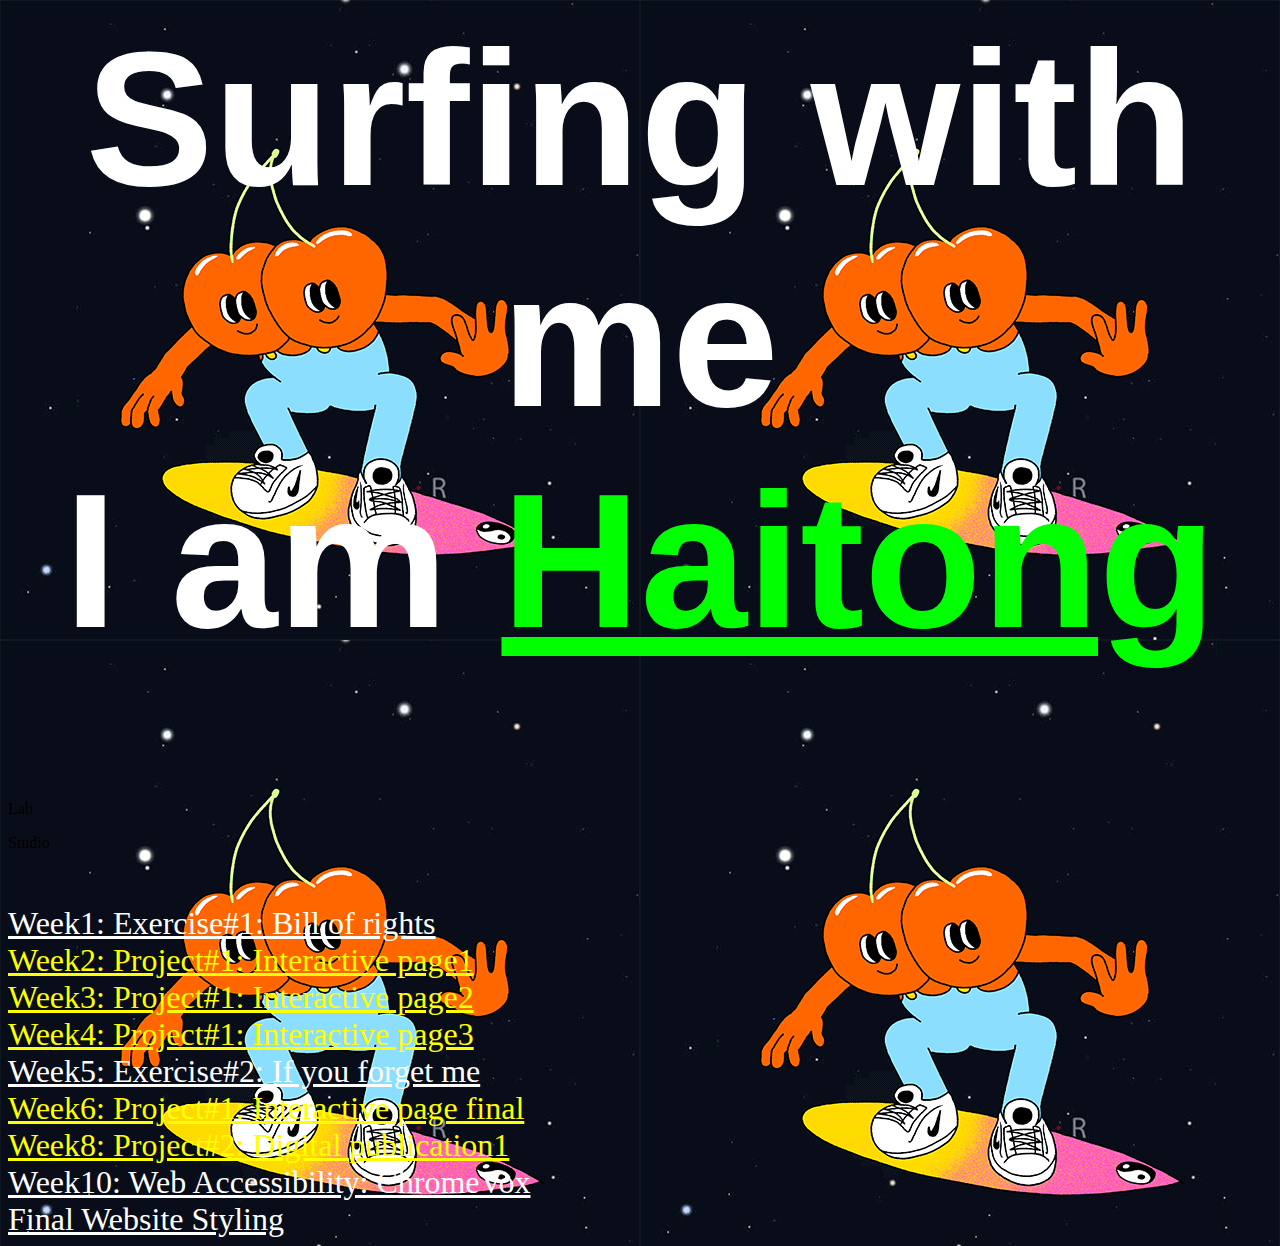
<file: index.html>
<html>
<body>
  <head>
		<meta charset="utf-8">
		<title>PUCD-2126-Haitong</title>
		<link href="index.css"rel="stylesheet">
	</head>
  <h1>Surfing with me <br/> I am <a id="haitong" href="web">Haitong<a/></h1>
  <p class="button" id="b1">Lab</p>
  <p class="button" id="b2">Studio</p>
  <a class="lab" href="bill_of_rights.html"></br>Week1: Exercise#1: Bill of rights</a>
  <a class="studio" href="week2-project-1-studio.pdf"></br>Week2: Project#1: Interactive page1</a>
  <a class="studio" href="week3-project-1-studio.pdf"></br>Week3: Project#1: Interactive page2</a>
  <a class="studio" href="interaction-project1"></br>Week4: Project#1: Interactive page3</a>
  <a class="lab" href="week4.html"></br>Week5: Exercise#2: If you forget me</a>
  <a class="studio" href="project1.html"></br>Week6: Project#1: Interactive page final</a>
  <a class="studio" href="project2.pdf"></br>Week8: Project#2: Digital publication1</a>
  <a class="lab" href="access.html"></br>Week10: Web Accessibility: ChromeVox</a>
  <a class="lab" href="final.html"></br>Final Website Styling</a>

</body>


</html>
</file>
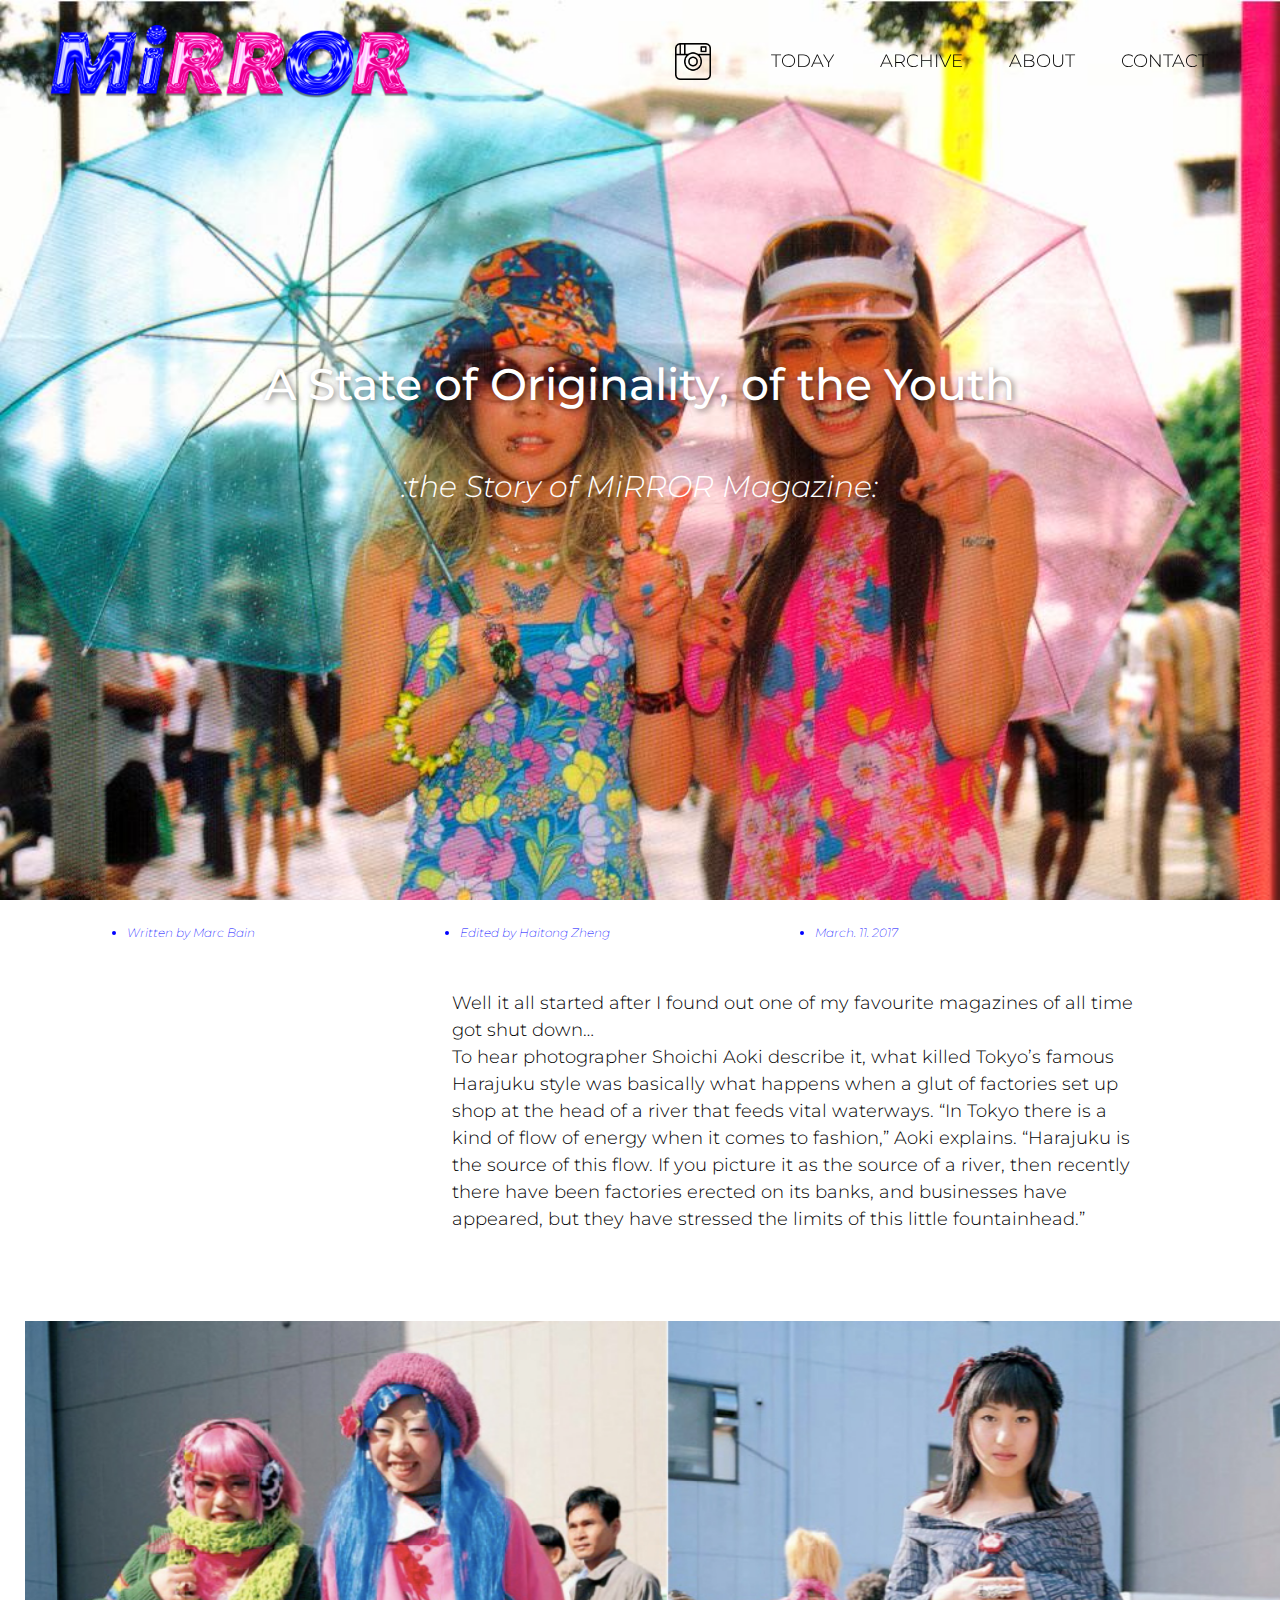
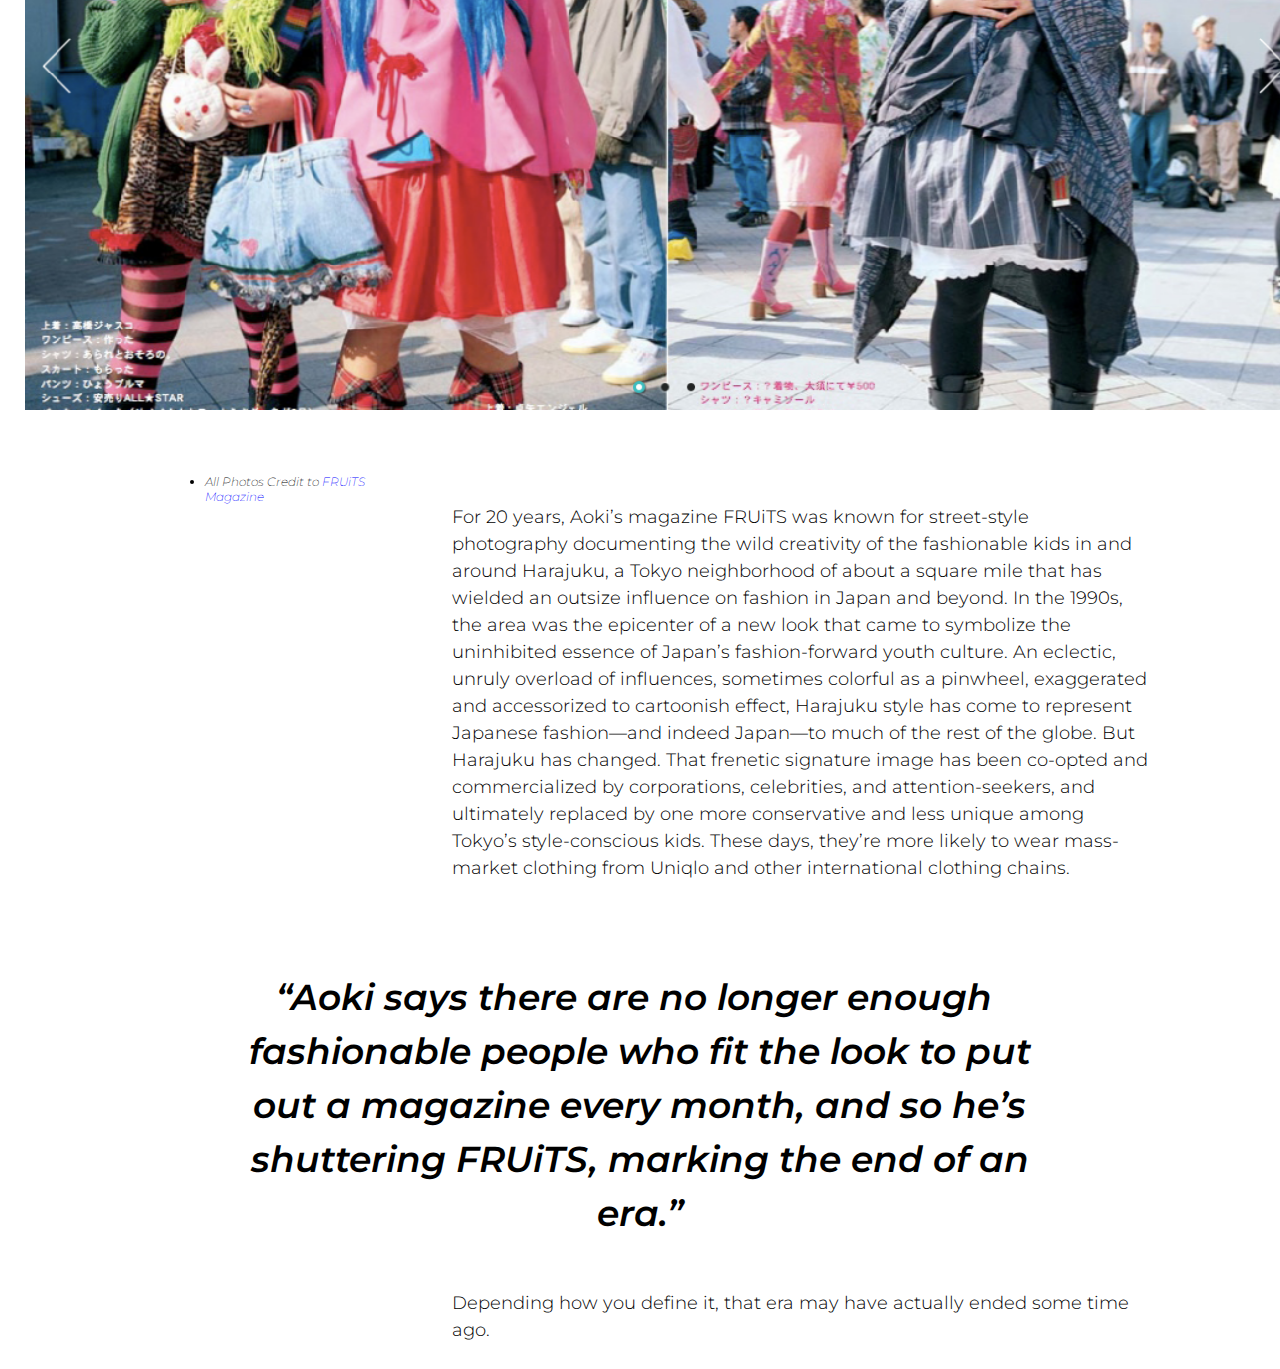
<file: mirror/index.html>
<!doctype html>
<html lang="en">
<head>
  <meta charset="utf-8">
  <script type="text/javascript" src="https://ajax.googleapis.com/ajax/libs/jquery/1.7.1/jquery.min.js"></script>
  <script type="text/javascript" src="script.js"></script>
  <link rel="stylesheet" href="style.css">
  <meta name="viewport" content="width=device-width">
<link href="https://fonts.googleapis.com/css?family=Montserrat:100,100i,200,200i,300,300i,400,400i,500,500i,600,600i,700,700i,800,800i,900,900i" rel="stylesheet">
</head>

<body>
 <div class="col-12 topbar">
    <img class="col-4" id="mirror" src="MIRROR.png"/>
    <a href="https://www.instagram.com/_mirror_magazine/">
      <img class="col-1" id="insta" alt="INSTAGRAM" src="Instagram-icon.png">
    </a>
   <div class="button col-5 col-t-1">
    <ul id="ul1">
      <li id="today" onclick="location.href='today.html';"  style="cursor:pointer;">TODAY</li>
      <li id="archive" onclick="location.href='today.html';"  style="cursor:pointer;">ARCHIVE</li>
      <li id="about" onclick="location.href='about.html';"  style="cursor:pointer;">ABOUT</li>
      <li onclick="location.href='contact.html';"  style="cursor:pointer;">CONTACT</li>
    </ul>
   </div>
 </div>

 <div class="hero col-12">
  <div class="title">
   <h1 class="col-8">A State of Originality, of the Youth</h1>
   <h2 class="col-8">:the Story of MiRROR Magazine:</h2>
  </div>
 </div>

<div class="read">
 <div class="meta col-12 col-t-1">
  <ul>
    <li id="metali1">Written by Marc Bain</li>
    <li>Edited by Haitong Zheng</li>
    <li>March. 11. 2017</li>
  </ul>
 </div>
  <!-- Go to www.addthis.com/dashboard to customize your tools -->
 <div class="addthis_inline_share_toolbox"></div>

 <div id="p1"class="text content col-7 col-t-8">
  <p>
    Well it all started after I found out one of my favourite magazines of all time got shut down…<br>
    To hear photographer Shoichi Aoki describe it, what killed Tokyo’s famous Harajuku style was basically what happens when a glut of factories set up shop at the head of a river that feeds vital waterways.
    “In Tokyo there is a kind of flow of energy when it comes to fashion,” Aoki explains. “Harajuku is the source of this flow. If you picture it as the source of a river, then recently there have been factories erected on its banks, and businesses have appeared, but they have stressed the limits of this little fountainhead.”
  </p>
 </div>

<div class="col-12 gallery">
  <!DOCTYPE html>
  <html>
  <head>
      <meta charset="utf-8">
      <meta name="viewport" content="width=device-width, initial-scale=1.0">
  </head>
  <body>
      <script src="js/jquery-1.11.3.min.js" type="text/javascript"></script>
      <script src="js/jssor.slider-23.0.0.mini.js" type="text/javascript"></script>
      <script type="text/javascript">
          jQuery(document).ready(function ($) {

              var jssor_1_SlideoTransitions = [
                [{b:5500,d:3000,o:-1,r:240,e:{r:2}}],
                [{b:-1,d:1,o:-1,c:{x:51.0,t:-51.0}},{b:0,d:1000,o:1,c:{x:-51.0,t:51.0},e:{o:7,c:{x:7,t:7}}}],
                [{b:-1,d:1,o:-1,sX:9,sY:9},{b:1000,d:1000,o:1,sX:-9,sY:-9,e:{sX:2,sY:2}}],
                [{b:-1,d:1,o:-1,r:-180,sX:9,sY:9},{b:2000,d:1000,o:1,r:180,sX:-9,sY:-9,e:{r:2,sX:2,sY:2}}],
                [{b:-1,d:1,o:-1},{b:3000,d:2000,y:180,o:1,e:{y:16}}],
                [{b:-1,d:1,o:-1,r:-150},{b:7500,d:1600,o:1,r:150,e:{r:3}}],
                [{b:10000,d:2000,x:-379,e:{x:7}}],
                [{b:10000,d:2000,x:-379,e:{x:7}}],
                [{b:-1,d:1,o:-1,r:288,sX:9,sY:9},{b:9100,d:900,x:-1400,y:-660,o:1,r:-288,sX:-9,sY:-9,e:{r:6}},{b:10000,d:1600,x:-200,o:-1,e:{x:16}}]
              ];

              var jssor_1_options = {
                $AutoPlay: 1,
                $SlideDuration: 1000,
                $SlideEasing: $Jease$.$OutQuint,
                $CaptionSliderOptions: {
                  $Class: $JssorCaptionSlideo$,
                  $Transitions: jssor_1_SlideoTransitions
                },
                $ArrowNavigatorOptions: {
                  $Class: $JssorArrowNavigator$
                },
                $BulletNavigatorOptions: {
                  $Class: $JssorBulletNavigator$
                }
              };

              var jssor_1_slider = new $JssorSlider$("jssor_1", jssor_1_options);

              /*responsive code begin*/
              /*remove responsive code if you don't want the slider scales while window resizing*/
              function ScaleSlider() {
                  var refSize = jssor_1_slider.$Elmt.parentNode.clientWidth;
                  if (refSize) {
                      refSize = Math.min(refSize, 1920);
                      jssor_1_slider.$ScaleWidth(refSize);
                  }
                  else {
                      window.setTimeout(ScaleSlider, 30);
                  }
              }
              ScaleSlider();
              $(window).bind("load", ScaleSlider);
              $(window).bind("resize", ScaleSlider);
              $(window).bind("orientationchange", ScaleSlider);
              /*responsive code end*/
          });
      </script>
      <style>
          /* jssor slider bullet navigator skin 05 css */
          /*
          .jssorb05 div           (normal)
          .jssorb05 div:hover     (normal mouseover)
          .jssorb05 .av           (active)
          .jssorb05 .av:hover     (active mouseover)
          .jssorb05 .dn           (mousedown)
          */
          .jssorb05 {
              position: absolute;
          }
          .jssorb05 div, .jssorb05 div:hover, .jssorb05 .av {
              position: absolute;
              /* size of bullet elment */
              width: 16px;
              height: 16px;
              background: url('img/b05.png') no-repeat;
              overflow: hidden;
              cursor: pointer;
          }
          .jssorb05 div { background-position: -7px -7px; }
          .jssorb05 div:hover, .jssorb05 .av:hover { background-position: -37px -7px; }
          .jssorb05 .av { background-position: -67px -7px; }
          .jssorb05 .dn, .jssorb05 .dn:hover { background-position: -97px -7px; }

          /* jssor slider arrow navigator skin 22 css */
          /*
          .jssora22l                  (normal)
          .jssora22r                  (normal)
          .jssora22l:hover            (normal mouseover)
          .jssora22r:hover            (normal mouseover)
          .jssora22l.jssora22ldn      (mousedown)
          .jssora22r.jssora22rdn      (mousedown)
          */
          .jssora22l, .jssora22r {
              display: block;
              position: absolute;
              /* size of arrow element */
              width: 40px;
              height: 58px;
              cursor: pointer;
              background: url('img/a22.png') center center no-repeat;
              overflow: hidden;
          }
          .jssora22l { background-position: -10px -31px; }
          .jssora22r { background-position: -70px -31px; }
          .jssora22l:hover { background-position: -130px -31px; }
          .jssora22r:hover { background-position: -190px -31px; }
          .jssora22l.jssora22ldn { background-position: -250px -31px; }
          .jssora22r.jssora22rdn { background-position: -310px -31px; }
      </style>
      <div id="jssor_1" style="position:relative;margin:0 auto;top:0px;left:0px;width:1300px;height:700px;overflow:hidden;visibility:hidden;">
          <!-- Loading Screen -->
          <div data-u="loading" style="position:absolute;top:0px;left:0px;background-color:rgba(0,0,0,0.7);">
              <div style="filter: alpha(opacity=70); opacity: 0.7; position: absolute; display: block; top: 0px; left: 0px; width: 100%; height: 100%;"></div>
          </div>
          <div data-u="slides" style="cursor:default;position:relative;top:0px;left:0px;width:1300px;height:700px;overflow:hidden;">
              <div>
                  <img data-u="image" src="img/insert1.jpg" />
                  <div data-u="caption" data-t="0" style="position:absolute;top:100px;left:600px;width:445px;height:300px;z-index:0;">
                  </div>
                  <div data-u="caption" data-t="5" style="position:absolute;top:120px;left:650px;width:470px;height:220px;z-index:0;">
                      <div style="position:absolute;top:4px;left:45px;width:379px;height:213px;z-index:0; overflow:hidden;">
                      </div>
                  </div>
              </div>
              <div>
                  <img data-u="image" src="img/insert2.jpg" />
              </div>
              <div>
                  <img data-u="image" src="img/insert3.jpg" />
              </div>
          </div>
          <!-- Bullet Navigator -->
          <div data-u="navigator" class="jssorb05" style="bottom:16px;right:16px;" data-autocenter="1">
              <!-- bullet navigator item prototype -->
              <div data-u="prototype" style="width:16px;height:16px;"></div>
          </div>
          <!-- Arrow Navigator -->
          <span data-u="arrowleft" class="jssora22l" style="top:0px;left:12px;width:40px;height:58px;" data-autocenter="2"></span>
          <span data-u="arrowright" class="jssora22r" style="top:0px;right:12px;width:40px;height:58px;" data-autocenter="2"></span>
      </div>
      <!-- #endregion Jssor Slider End -->
  </body>
  </html>
</div>
<div class="meta2 col-3 col-t-1">
  <ul>
    <li>All Photos Credit to <a id="fruitslink" href="https://www.instagram.com/fruitsmag/?hl=en">FRUiTS Magazine</a></li>
  </ul>
</div>
<div id="p2" class="text content col-7 col-t-8">
  <p>
    For 20 years, Aoki’s magazine FRUiTS was known for street-style photography documenting the wild creativity of the fashionable kids in and around Harajuku, a Tokyo neighborhood of about a square mile that has wielded an outsize influence on fashion in Japan and beyond.
    In the 1990s, the area was the epicenter of a new look that came to symbolize the uninhibited essence of Japan’s fashion-forward youth culture. An eclectic, unruly overload of influences, sometimes colorful as a pinwheel, exaggerated and accessorized to cartoonish effect, Harajuku style has come to represent Japanese fashion—and indeed Japan—to much of the rest of the globe.
    But Harajuku has changed. That frenetic signature image has been co-opted and commercialized by corporations, celebrities, and attention-seekers, and ultimately replaced by one more conservative and less unique among Tokyo’s style-conscious kids. These days, they’re more likely to wear mass-market clothing from Uniqlo and other international clothing chains.
  </p></div>

<blockquote class="content col-8">“Aoki says there are no longer enough fashionable people who fit the look to put out a magazine every month, and so he’s shuttering FRUiTS, marking the end of an era.”</blockquote>

<div id="p3" class="text content col-7 col-t-8">
  <p>
    Depending how you define it, that era may have actually ended some time ago.
  </p></div>
</div>
  <!-- <div class="grid-base">
              <div class="col-1"></div>
              <div class="col-1"></div>
              <div class="col-1"></div>
              <div class="col-1"></div>
              <div class="col-1"></div>
              <div class="col-1"></div>
              <div class="col-1"></div>
              <div class="col-1"></div>
              <div class="col-1"></div>
              <div class="col-1"></div>
              <div class="col-1"></div>
              <div class="col-1"></div>
          </div> -->
         <!-- Go to www.addthis.com/dashboard to customize your tools -->
         <script type="text/javascript" src="//s7.addthis.com/js/300/addthis_widget.js#pubid=ra-58dd4722e5d889fd"></script>


</body>
</html>
</file>
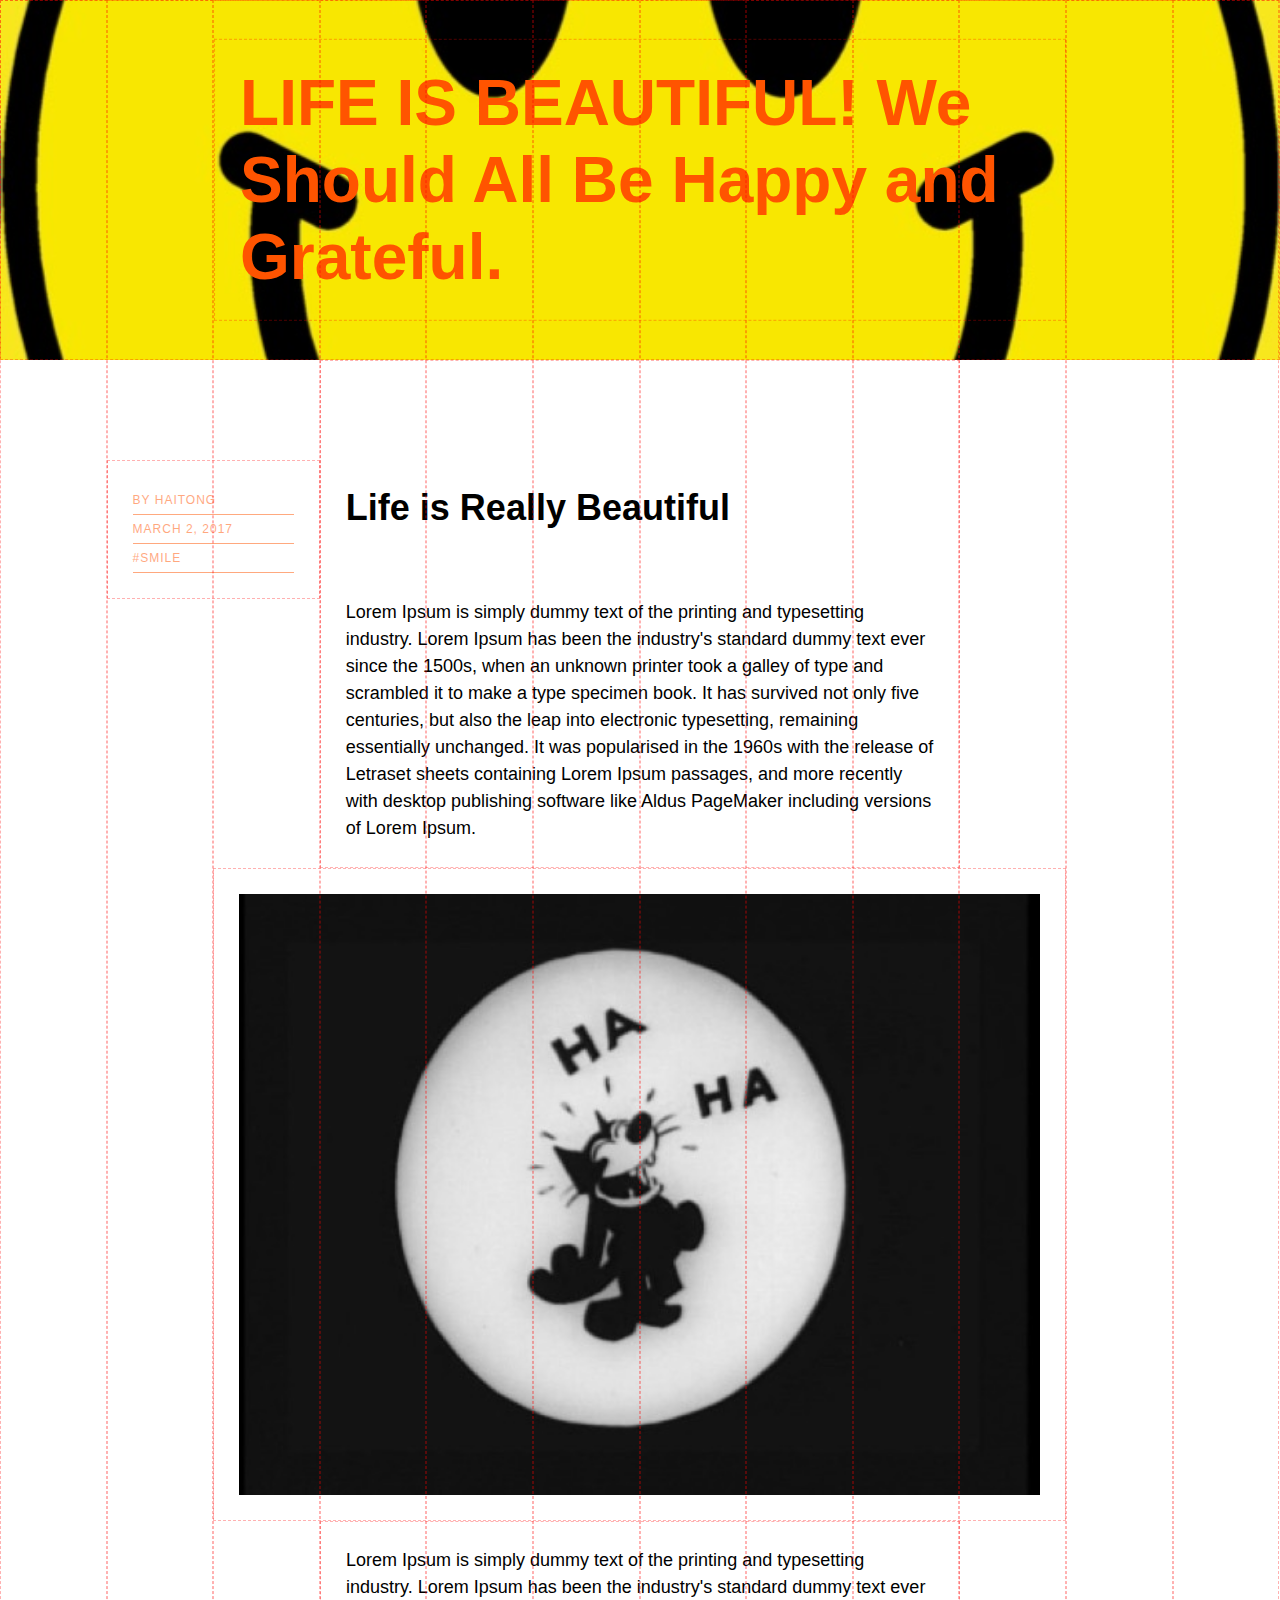
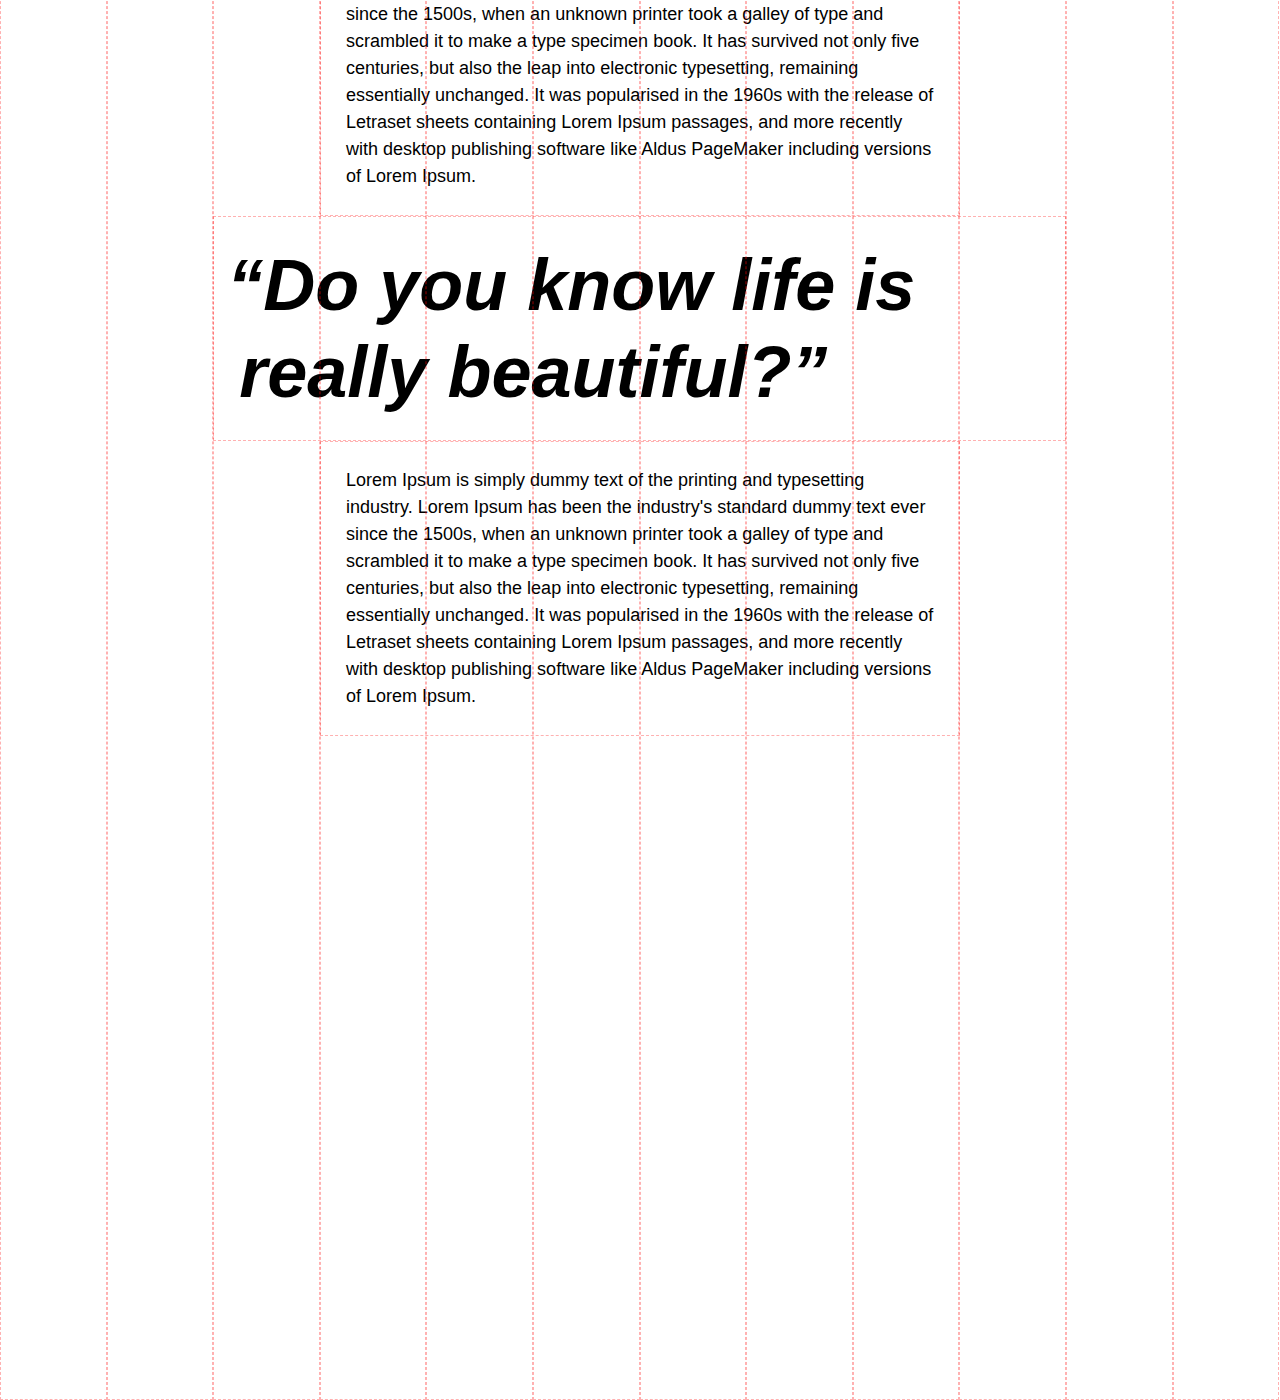
<file: responsive/index.html>
<!doctype html>
<html lang="en">
<head>
  <meta charset="utf-8">
  <link rel="stylesheet" href="style.css">
  <meta name="viewport" content="width=device-width">
  <link href="https://fonts.googleapis.com/css?family=Roboto:300,400,500,700" rel="stylesheet">
</head>
<body>
  <div class="hero col-12">
  <h1 class="col-8">
LIFE IS BEAUTIFUL! We Should All Be Happy and Grateful.
  </h1></div>
  <div class="meta col-2 col-t-3">
  <ul>
    <li>BY HAITONG</li>
    <li>MARCH 2, 2017</li>
    <li>#SMILE</li>
  </ul></div>
  <div class="content content-bump col-6 col-t-8">
  <h2>
Life is Really Beautiful
  </h2>
<p>
  Lorem Ipsum is simply dummy text of the printing and typesetting industry. Lorem Ipsum has been the industry's standard dummy text ever since the 1500s, when an unknown printer took a galley of type and scrambled it to make a type specimen book. It has survived not only five centuries, but also the leap into electronic typesetting, remaining essentially unchanged. It was popularised in the 1960s with the release of Letraset sheets containing Lorem Ipsum passages, and more recently with desktop publishing software like Aldus PageMaker including versions of Lorem Ipsum.
</p></div>
<img class="col-8 content-img"src="img/aimg-string.jpg"></div>
<div class="content col-6 col-t-8">
  <p>
    Lorem Ipsum is simply dummy text of the printing and typesetting industry. Lorem Ipsum has been the industry's standard dummy text ever since the 1500s, when an unknown printer took a galley of type and scrambled it to make a type specimen book. It has survived not only five centuries, but also the leap into electronic typesetting, remaining essentially unchanged. It was popularised in the 1960s with the release of Letraset sheets containing Lorem Ipsum passages, and more recently with desktop publishing software like Aldus PageMaker including versions of Lorem Ipsum.
</p></div>
<blockquote class="content col-8">“Do you know life is really beautiful?”</blockquote>
<div class="content col-6 col-t-8">
  <p>
    Lorem Ipsum is simply dummy text of the printing and typesetting industry. Lorem Ipsum has been the industry's standard dummy text ever since the 1500s, when an unknown printer took a galley of type and scrambled it to make a type specimen book. It has survived not only five centuries, but also the leap into electronic typesetting, remaining essentially unchanged. It was popularised in the 1960s with the release of Letraset sheets containing Lorem Ipsum passages, and more recently with desktop publishing software like Aldus PageMaker including versions of Lorem Ipsum.
</p>
  <div class="grid-base">
              <div class="col-1"></div>
              <div class="col-1"></div>
              <div class="col-1"></div>
              <div class="col-1"></div>
              <div class="col-1"></div>
              <div class="col-1"></div>
              <div class="col-1"></div>
              <div class="col-1"></div>
              <div class="col-1"></div>
              <div class="col-1"></div>
              <div class="col-1"></div>
              <div class="col-1"></div>
          </div>
</body>
</html>
</file>
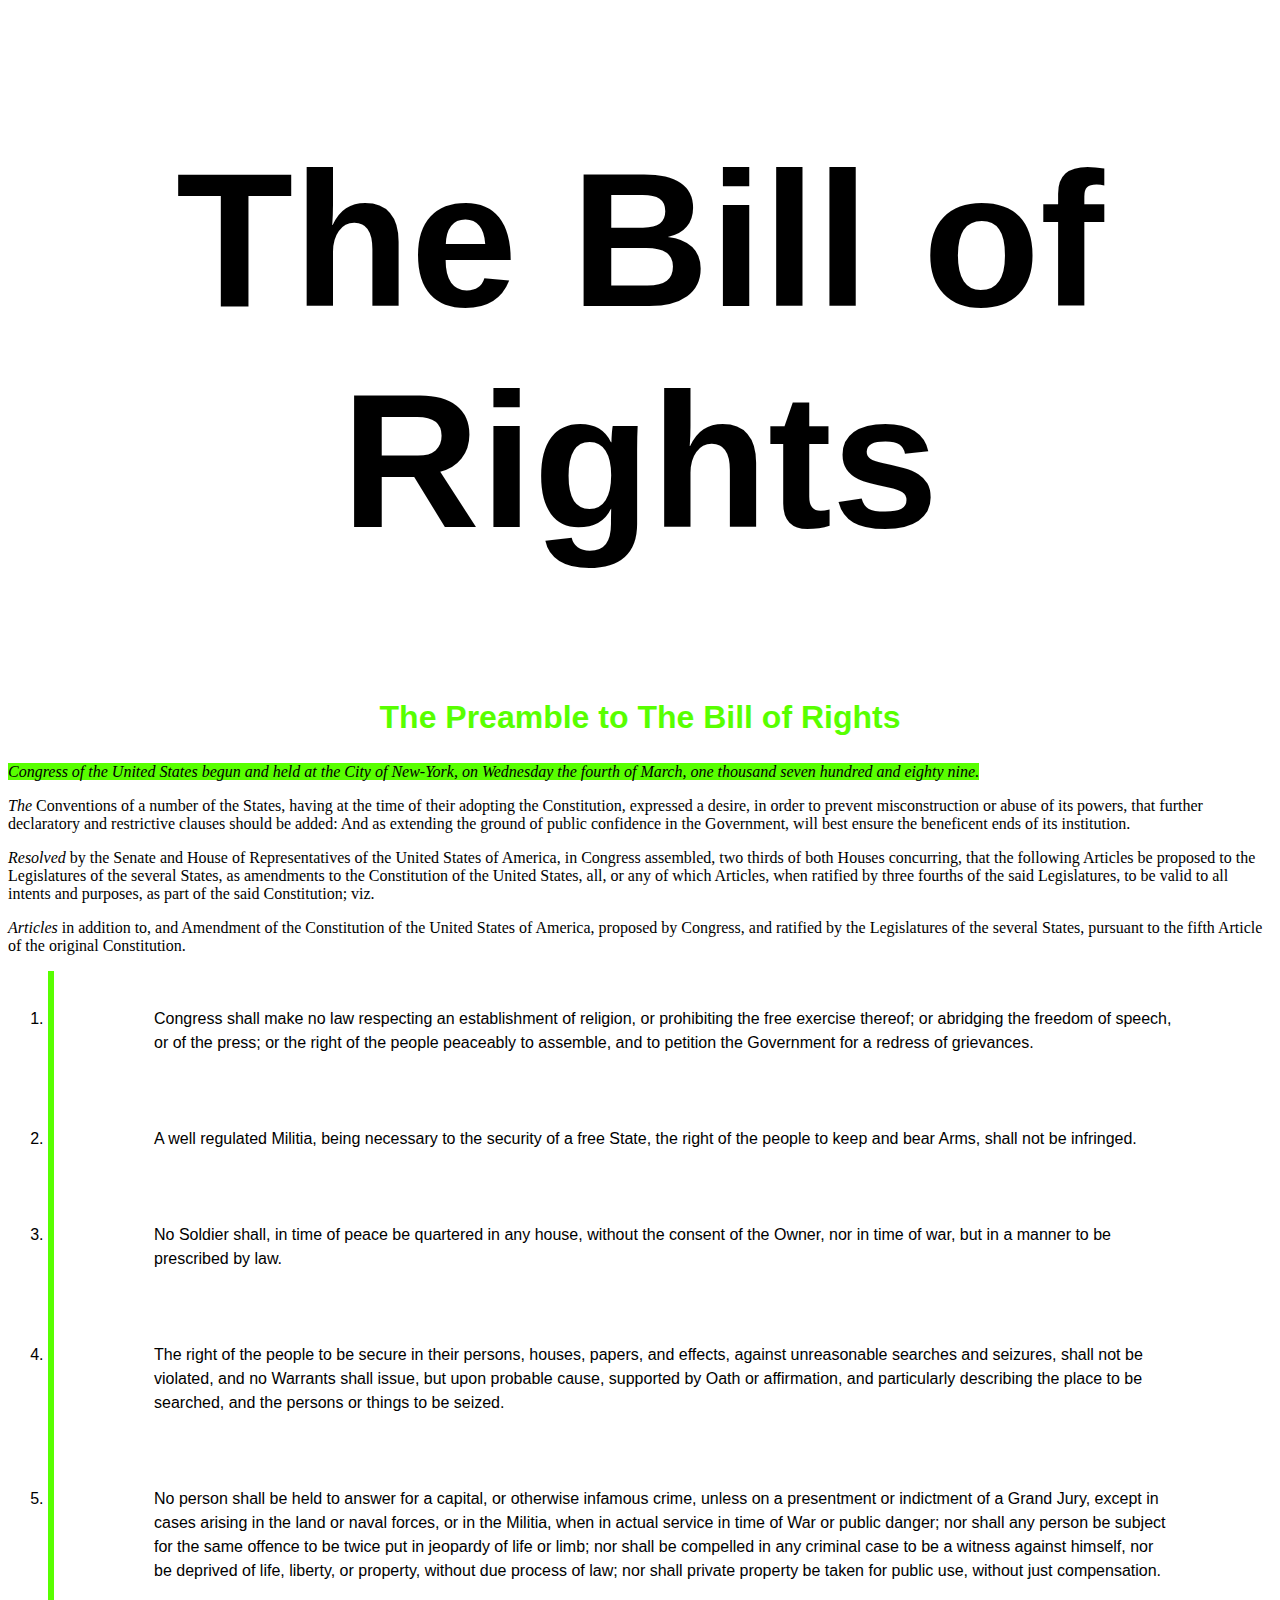
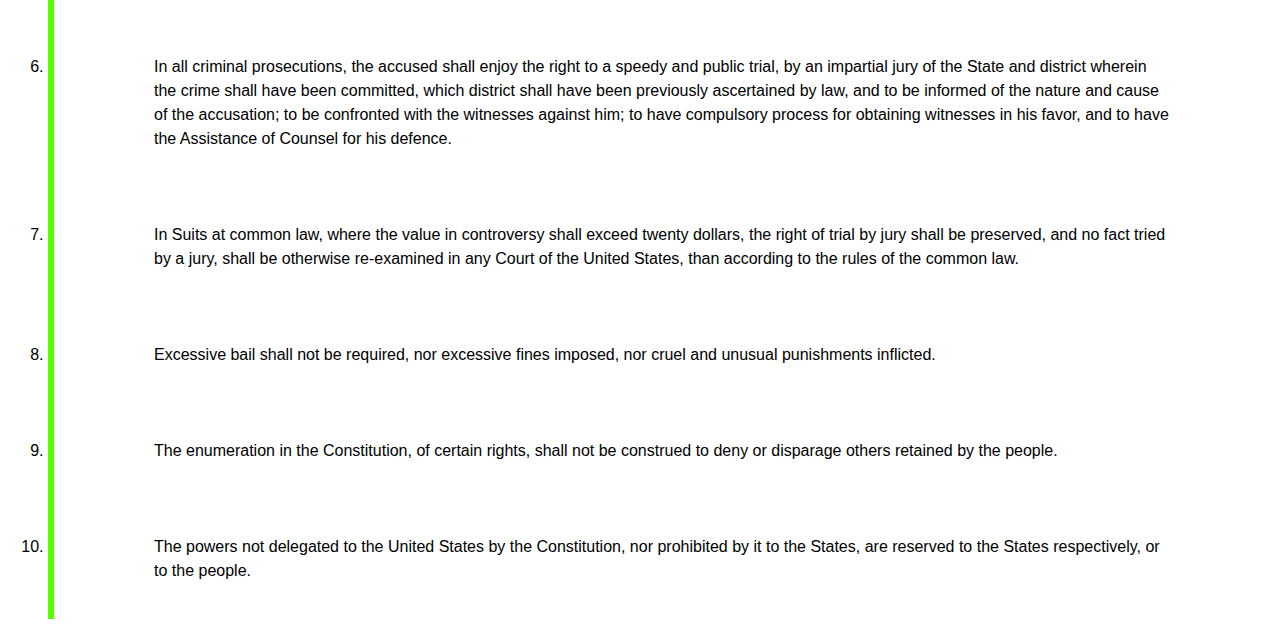
<file: bill_of_rights.html>
<!doctype html>
<html lang="en">
	<head>
		<meta charset="utf-8">
		<title>The Bill of Rights</title>
		<link rel="stylesheet" href="my_bill_of_rights.css">
	</head>
	<body>

		<article>
			<h1>The Bill of Rights</h1>

			<h2>The Preamble to The Bill of Rights</h2>

			<p><cite><em>Congress of the United States</em> begun and held at the City of New-York, on Wednesday the fourth of March, one thousand seven hundred and eighty nine.</cite></p>

			<p><em>The</em> Conventions of a number of the States, having at the time of their adopting the Constitution, expressed a desire, in order to prevent misconstruction or abuse of its powers, that further declaratory and restrictive clauses should be added: And as extending the ground of public confidence in the Government, will best ensure the beneficent ends of its institution.</p>

			<p><em>Resolved</em> by the Senate and House of Representatives of the United States of America, in Congress assembled, two thirds of both Houses concurring, that the following Articles be proposed to the Legislatures of the several States, as amendments to the Constitution of the United States, all, or any of which Articles, when ratified by three fourths of the said Legislatures, to be valid to all intents and purposes, as part of the said Constitution; viz.</p>

			<p><em>Articles</em> in addition to, and Amendment of the Constitution of the United States of America, proposed by Congress, and ratified by the Legislatures of the several States, pursuant to the fifth Article of the original Constitution.</p>

			<ol>
				<li>
					<p>Congress shall make no law respecting an establishment of religion, or prohibiting the free exercise thereof; or abridging the freedom of speech, or of the press; or the right of the people peaceably to assemble, and to petition the Government for a redress of grievances.</p>
				</li>
				<li>
					<p>A well regulated Militia, being necessary to the security of a free State, the right of the people to keep and bear Arms, shall not be infringed.</p>
				</li>
				<li>
					<p>No Soldier shall, in time of peace be quartered in any house, without the consent of the Owner, nor in time of war, but in a manner to be prescribed by law.</p>
				</li>
				<li>
					<p>The right of the people to be secure in their persons, houses, papers, and effects, against unreasonable searches and seizures, shall not be violated, and no Warrants shall issue, but upon probable cause, supported by Oath or affirmation, and particularly describing the place to be searched, and the persons or things to be seized.</p>
				</li>
				<li>
					<p>No person shall be held to answer for a capital, or otherwise infamous crime, unless on a presentment or indictment of a Grand Jury, except in cases arising in the land or naval forces, or in the Militia, when in actual service in time of War or public danger; nor shall any person be subject for the same offence to be twice put in jeopardy of life or limb; nor shall be compelled in any criminal case to be a witness against himself, nor be deprived of life, liberty, or property, without due process of law; nor shall private property be taken for public use, without just compensation.</p>
				</li>
				<li>
					<p>In all criminal prosecutions, the accused shall enjoy the right to a speedy and public trial, by an impartial jury of the State and district wherein the crime shall have been committed, which district shall have been previously ascertained by law, and to be informed of the nature and cause of the accusation; to be confronted with the witnesses against him; to have compulsory process for obtaining witnesses in his favor, and to have the Assistance of Counsel for his defence.</p>
				</li>
				<li>
					<p>In Suits at common law, where the value in controversy shall exceed twenty dollars, the right of trial by jury shall be preserved, and no fact tried by a jury, shall be otherwise re-examined in any Court of the United States, than according to the rules of the common law.</p>
				</li>
				<li>
					<p>Excessive bail shall not be required, nor excessive fines imposed, nor cruel and unusual punishments inflicted.</p>
				</li>
				<li>
					<p>The enumeration in the Constitution, of certain rights, shall not be construed to deny or disparage others retained by the people.</p>
				</li>
				<li>
					<p>The powers not delegated to the United States by the Constitution, nor prohibited by it to the States, are reserved to the States respectively, or to the people.</p>
				</li>
			</ol>
		</article>

	</body>
</html>
</file>
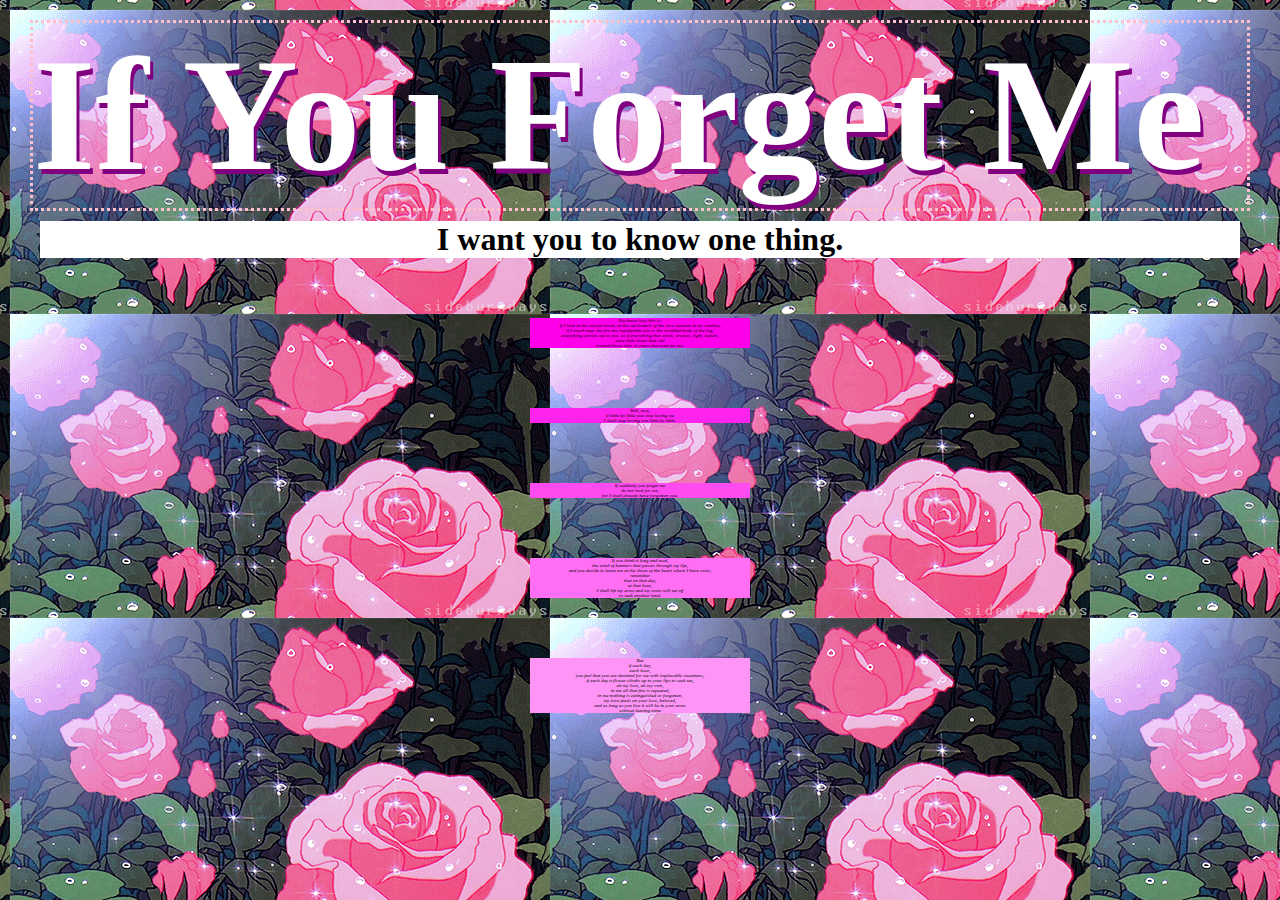
<file: lab-week4/week4.html>
<!DOCTYPE html>
<html>
    <head>
      <meta charset="utf-8">
      <meta http-equiv="X-UA-Compatible" content="IE=edge,chrome=1">
      <meta name="viewport" content="width=device-width, initial-scale=1">
      <title>If You Forget Me</title>
      <meta name="author" content="" />
      <meta name="description" content="" />
      <meta name="keywords" content="" />
      <link rel="stylesheet" href="week4.css">
    </head>

  <body>
    <h1>If You Forget Me</h1>

    <div id="container">
      <p id="first">I want you to know
one thing.</p>
      <p id="second">
      You know how this is:
      <br/>if I look
      at the crystal moon, at the red branch
      of the slow autumn at my window,
      <br/>if I touch
      near the fire
      the impalpable ash
      or the wrinkled body of the log,
      <br/>everything carries me to you,
      as if everything that exists,
      aromas, light, metals,
      <br/>were little boats
      that sail
      <br/>toward those isles of yours that wait for me.
      </p>
      <p id="third">
      Well, now,
      <br/>if little by little you stop loving me
      <br/>I shall stop loving you little by little.
      </p>
      <p id="forth">
      If suddenly
      you forget me
      <br/>do not look for me,
      <br/>for I shall already have forgotten you.
      </p>
      <p id="fifth">
      If you think it long and mad,
      <br/>the wind of banners
      that passes through my life,
      <br/>and you decide
      to leave me at the shore
      of the heart where I have roots,
      <br/>remember
      <br/>that on that day,
      <br/>at that hour,
      <br/>I shall lift my arms
      and my roots will set off
      <br/>to seek another land.</p>
      <p id="sixth">
      But
      <br/>if each day,
      <br/>each hour,
      <br/>you feel that you are destined for me
      with implacable sweetness,
      <br/>if each day a flower
      climbs up to your lips to seek me,
      <br/>ah my love, ah my own,
      <br/>in me all that fire is repeated,
      <br/>in me nothing is extinguished or forgotten,
      <br/>my love feeds on your love, beloved,
      <br/>and as long as you live it will be in your arms
      <br/>without leaving mine</p>
    </div>
  </body>
</html>
</file>
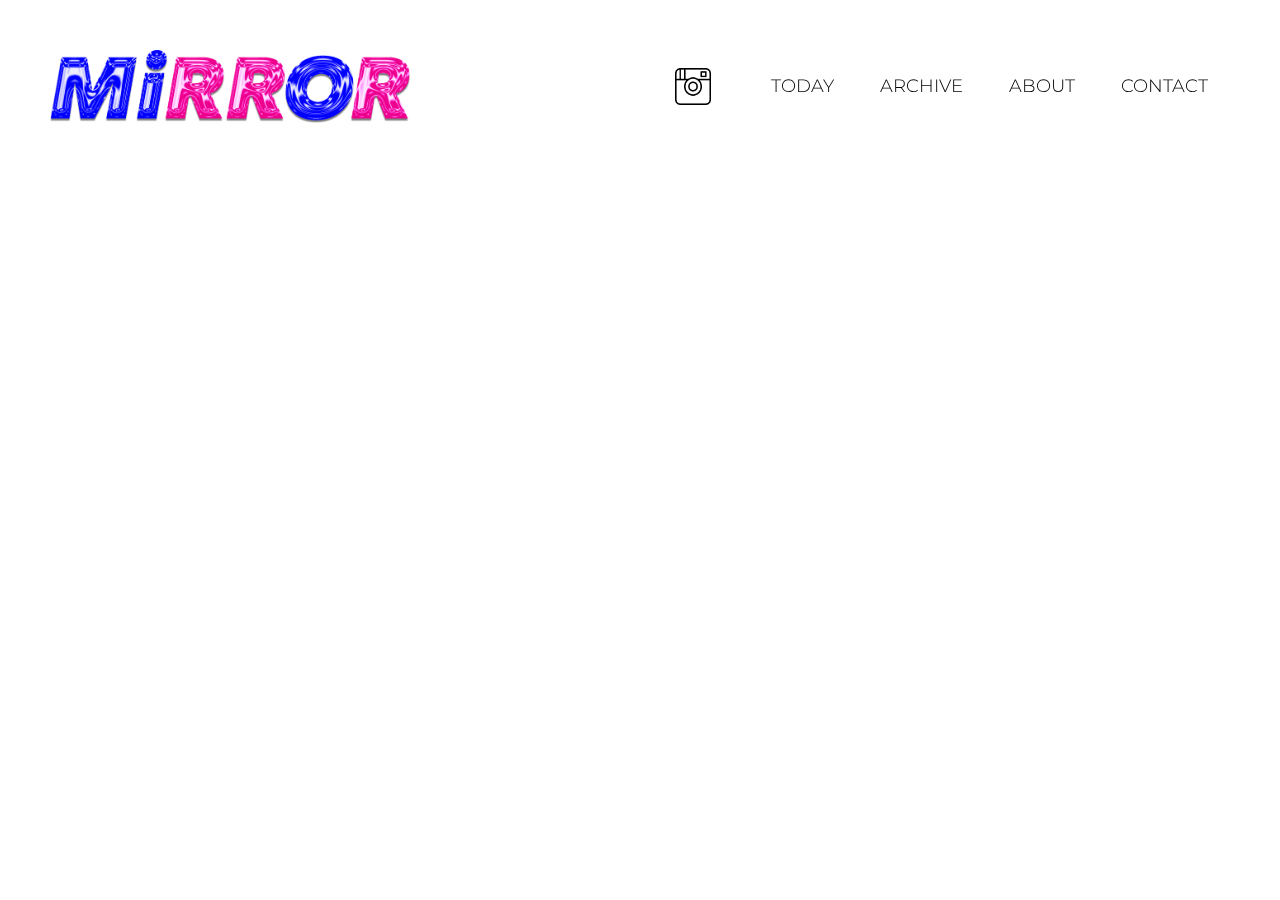
<file: mirror/archive.html>
<!doctype html>
<html lang="en">
<head>
  <meta charset="utf-8">
  <script type="text/javascript" src="https://ajax.googleapis.com/ajax/libs/jquery/1.7.1/jquery.min.js"></script>
  <script type="text/javascript" src="scriptarchive.js"></script>
  <link rel="stylesheet" href="stylearchive.css">
  <meta name="viewport" content="width=device-width">
<link href="https://fonts.googleapis.com/css?family=Montserrat:100,100i,200,200i,300,300i,400,400i,500,500i,600,600i,700,700i,800,800i,900,900i" rel="stylesheet">
</head>

<body>
 <div class="col-12 topbar">
    <img class="col-4" id="mirror" src="MIRROR.png"/>
    <a href="https://www.instagram.com/_mirror_magazine/">
      <img class="col-1" id="insta" alt="INSTAGRAM" src="Instagram-icon.png">
    </a>
   <div class="button col-5 col-t-1">
    <ul id="ul1">
      <li id="today" onclick="location.href='today.html';"  style="cursor:pointer;">TODAY</li>
      <li id="archive" onclick="location.href='archive.html';"  style="cursor:pointer;">ARCHIVE
        <ul class="ullevel1 col-1">
          <li id="lilevel1-1">Date
            <ul class="ullevel2" id="ullevel2-1">
              <li class="lilevel2" onclick="location.href='today.html';">2017/03/16</li>
              <li class="lilevel2">2017/03/15</li>
              <li class="lilevel2">2017/03/14</li>
            </ul>
            </li>
          <li id="lilevel1-2">Area
            <ul class="ullevel2" id="ullevel2-2">
              <li class="lilevel2">Shanghai</li>
              <li class="lilevel2">NYC</li>
              <li class="lilevel2">Tokyo</li>
            </ul>
         </li>
          <li class="level1">All</li>
        </ul></li>
      <li id="about" onclick="location.href='index.html';"  style="cursor:pointer;">ABOUT</li>
      <li id="contact"onclick="location.href='contact.html';"  style="cursor:pointer;">CONTACT</li>
    </ul>
   </div>
 </div>

 <!-- <div class="hero col-12">
   <div class="title col-4"><h1>CONTACT</h1></div>
   <div class="text col-4 col-t-2">
    <p>
    MiRROR US<br>
    220 Himrod St.<br>
    Brooklyn, NY<br>
    11237<br>
    +1 3479718238<br><br>
    CONTRIBUTE to MiRROR<br>
    Wanna write or shoot for MiRROR? <br>
    Email us at<br>
    <p id="p1">mirrormagzine-e@gmail.com</p>
    </p>
    <img class="headshot" src="headshot1.jpg">
    <p id="p2">Chief Editor: <a href="https://www.instagram.com/helloheyhowareyou/?hl=en">@helloheyhowareyou</a></p>
   </div> -->

<!-- <div class="meta2 col-3 col-t-1">
  <ul>
    <li>All Photos Credit to <a id="fruitslink" href="https://www.instagram.com/fruitsmag/?hl=en">FRUiTS Magazine</a></li>
  </ul> -->
</div>
  <!-- <div class="grid-base">
              <div class="col-1"></div>
              <div class="col-1"></div>
              <div class="col-1"></div>
              <div class="col-1"></div>
              <div class="col-1"></div>
              <div class="col-1"></div>
              <div class="col-1"></div>
              <div class="col-1"></div>
              <div class="col-1"></div>
              <div class="col-1"></div>
              <div class="col-1"></div>
              <div class="col-1"></div>
          </div> -->
         <!-- Go to www.addthis.com/dashboard to customize your tools -->
         <script type="text/javascript" src="//s7.addthis.com/js/300/addthis_widget.js#pubid=ra-58dd4722e5d889fd"></script>


</body>
</html>
</file>
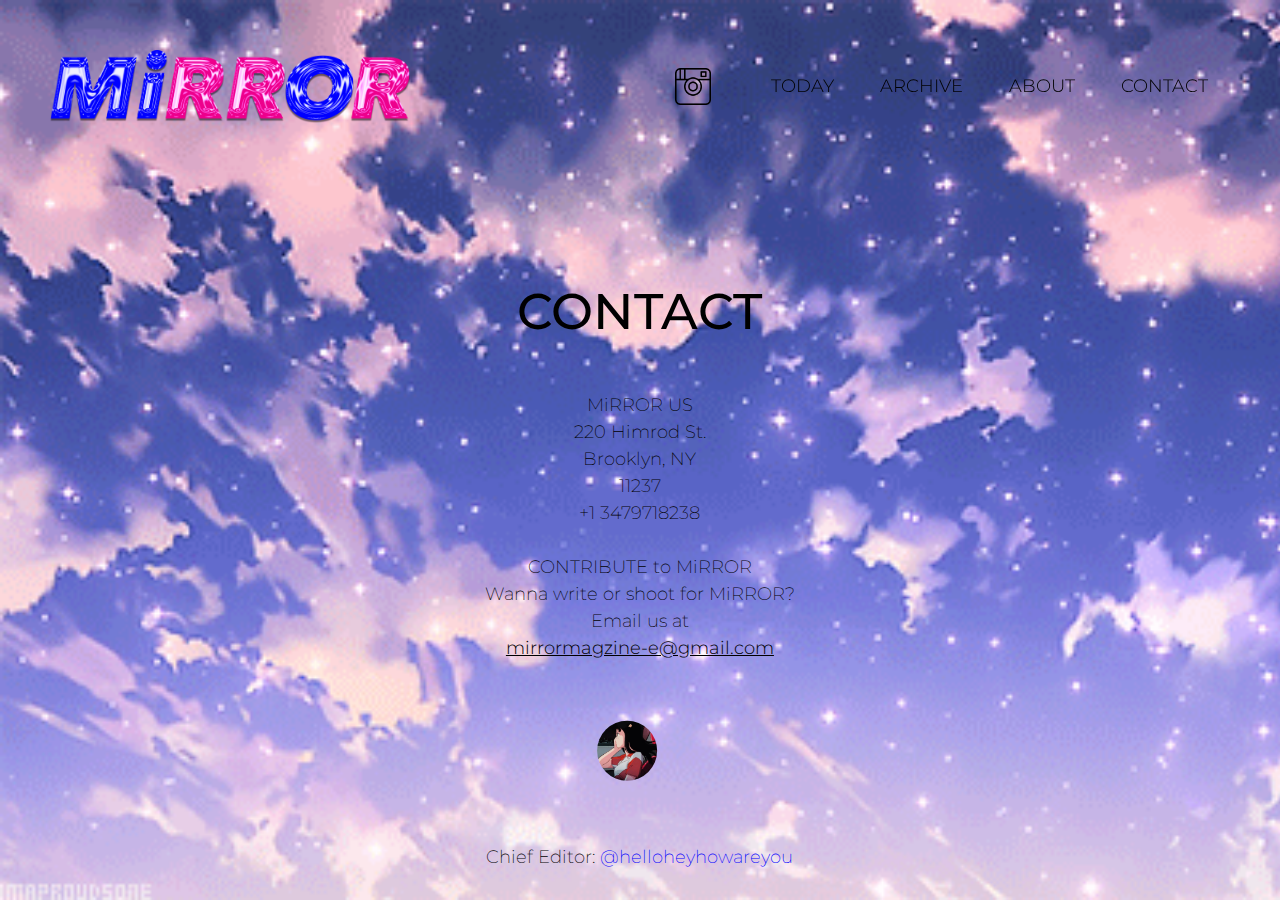
<file: mirror/contact.html>
<!doctype html>
<html lang="en">
<head>
  <meta charset="utf-8">
  <script type="text/javascript" src="https://ajax.googleapis.com/ajax/libs/jquery/1.7.1/jquery.min.js"></script>
  <script type="text/javascript" src="script3.js"></script>
  <link rel="stylesheet" href="stylecontact.css">
  <meta name="viewport" content="width=device-width">
<link href="https://fonts.googleapis.com/css?family=Montserrat:100,100i,200,200i,300,300i,400,400i,500,500i,600,600i,700,700i,800,800i,900,900i" rel="stylesheet">
</head>

<body>
 <div class="col-12 topbar">
    <img class="col-4" id="mirror" src="MIRROR.png"/>
    <a href="https://www.instagram.com/_mirror_magazine/">
      <img class="col-1" id="insta" alt="INSTAGRAM" src="Instagram-icon.png">
    </a>
   <div class="button col-5 col-t-1">
    <ul id="ul1">
      <li id="today" onclick="location.href='today.html';"  style="cursor:pointer;">TODAY</li>
      <li id="archive" onclick="location.href='today.html';"  style="cursor:pointer;">ARCHIVE</li>
      <li id="about" onclick="location.href='about.html';"  style="cursor:pointer;">ABOUT</li>
      <li onclick="location.href='today.html';"  style="cursor:pointer;">CONTACT</li>
    </ul>
   </div>
 </div>

 <div class="hero col-12">
   <div class="title col-4"><h1>CONTACT</h1></div>
   <div class="text col-4 col-t-2">
    <p>
    MiRROR US<br>
    220 Himrod St.<br>
    Brooklyn, NY<br>
    11237<br>
    +1 3479718238<br><br>
    CONTRIBUTE to MiRROR<br>
    Wanna write or shoot for MiRROR? <br>
    Email us at<br>
    <p id="p1">mirrormagzine-e@gmail.com</p>
    </p>
    <img class="headshot" src="headshot1.jpg">
    <p id="p2">Chief Editor: <a href="https://www.instagram.com/helloheyhowareyou/?hl=en">@helloheyhowareyou</a></p>
   </div>

<!-- <div class="meta2 col-3 col-t-1">
  <ul>
    <li>All Photos Credit to <a id="fruitslink" href="https://www.instagram.com/fruitsmag/?hl=en">FRUiTS Magazine</a></li>
  </ul> -->
</div>
  <!-- <div class="grid-base">
              <div class="col-1"></div>
              <div class="col-1"></div>
              <div class="col-1"></div>
              <div class="col-1"></div>
              <div class="col-1"></div>
              <div class="col-1"></div>
              <div class="col-1"></div>
              <div class="col-1"></div>
              <div class="col-1"></div>
              <div class="col-1"></div>
              <div class="col-1"></div>
              <div class="col-1"></div>
          </div> -->
         <!-- Go to www.addthis.com/dashboard to customize your tools -->
         <script type="text/javascript" src="//s7.addthis.com/js/300/addthis_widget.js#pubid=ra-58dd4722e5d889fd"></script>


</body>
</html>
</file>
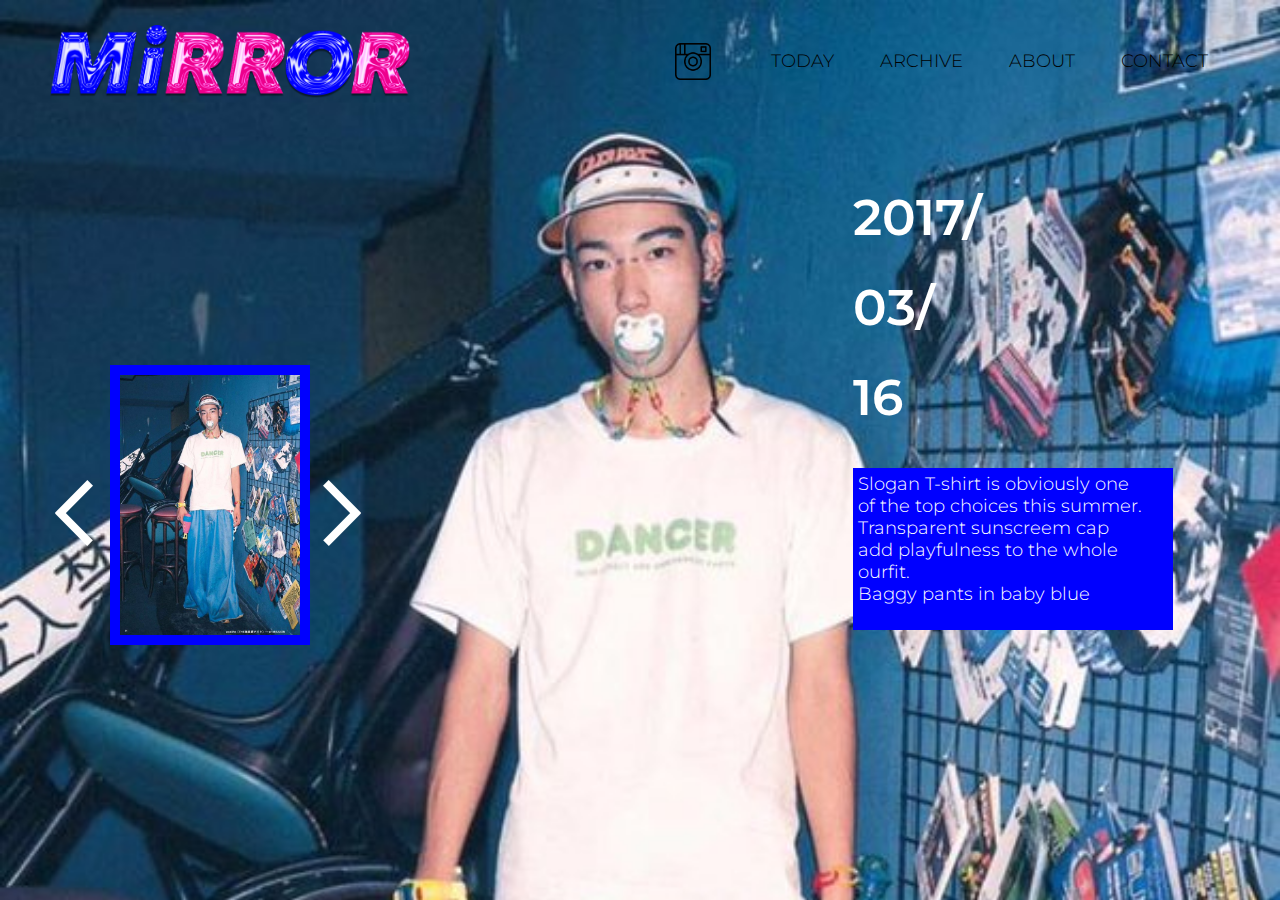
<file: mirror/today.html>
<!doctype html>
<html lang="en">
<head>
  <meta charset="utf-8">
  <script type="text/javascript" src="https://ajax.googleapis.com/ajax/libs/jquery/1.7.1/jquery.min.js"></script>
  <script type="text/javascript" src="script2.js"></script>
  <link rel="stylesheet" href="style1.css">
  <meta name="viewport" content="width=device-width">
<link href="https://fonts.googleapis.com/css?family=Montserrat:100,100i,200,200i,300,300i,400,400i,500,500i,600,600i,700,700i,800,800i,900,900i" rel="stylesheet">
</head>

<body>
  <div class="col-12 topbar">
    <img class="col-4" id="mirror" src="MIRROR.png"/>
    <a href="https://www.instagram.com/_mirror_magazine/">
      <img class="col-1" id="insta" alt="INSTAGRAM" src="Instagram-icon.png">
    </a>
   <div class="button col-5 col-t-1">
    <ul id="ul1">
      <li id="today" onclick="location.href='today.html';"  style="cursor:pointer;">TODAY</li>
      <li id="archive" onclick="location.href='archive.html';"  style="cursor:pointer;">ARCHIVE</li>
      <li id="about" onclick="location.href='index.html';"  style="cursor:pointer;">ABOUT</li>
      <li id="contact" onclick="location.href='contact.html';"  style="cursor:pointer;">CONTACT</li>
    </ul>
   </div>
  </div>
<!-- Go to www.addthis.com/dashboard to customize your tools -->
<div class="addthis_inline_share_toolbox"></div>
<div class="col-4 gallery">
  <!DOCTYPE html>
  <html>
  <head>
      <meta charset="utf-8">
      <meta name="viewport" content="width=device-width, initial-scale=1.0">
  </head>
  <body>

      <!-- #region Jssor Slider Begin -->
      <!-- Generator: Jssor Slider Maker -->
      <!-- Source: http://www.jssor.com -->
      <!-- This code works with jquery library. -->
      <script src="js1/jquery-1.11.3.min.js" type="text/javascript"></script>
      <script src="js1/jssor.slider-23.0.0.mini.js" type="text/javascript"></script>
      <script type="text/javascript">
          jQuery(document).ready(function ($) {

              var jssor_1_SlideoTransitions = [
                [{b:5500,d:3000,o:-1,r:240,e:{r:2}}],
                [{b:-1,d:1,o:-1,c:{x:51.0,t:-51.0}},{b:0,d:1000,o:1,c:{x:-51.0,t:51.0},e:{o:7,c:{x:7,t:7}}}],
                [{b:-1,d:1,o:-1,sX:9,sY:9},{b:1000,d:1000,o:1,sX:-9,sY:-9,e:{sX:2,sY:2}}],
                [{b:-1,d:1,o:-1,r:-180,sX:9,sY:9},{b:2000,d:1000,o:1,r:180,sX:-9,sY:-9,e:{r:2,sX:2,sY:2}}],
                [{b:-1,d:1,o:-1},{b:3000,d:2000,y:180,o:1,e:{y:16}}],
                [{b:-1,d:1,o:-1,r:-150},{b:7500,d:1600,o:1,r:150,e:{r:3}}],
                [{b:10000,d:2000,x:-379,e:{x:7}}],
                [{b:10000,d:2000,x:-379,e:{x:7}}],
                [{b:-1,d:1,o:-1,r:288,sX:9,sY:9},{b:9100,d:900,x:-1400,y:-660,o:1,r:-288,sX:-9,sY:-9,e:{r:6}},{b:10000,d:1600,x:-200,o:-1,e:{x:16}}]
              ];

              var jssor_1_options = {
                $CaptionSliderOptions: {
                  $Class: $JssorCaptionSlideo$,
                  $Transitions: jssor_1_SlideoTransitions
                },
                $ArrowNavigatorOptions: {
                  $Class: $JssorArrowNavigator$
                },
                $BulletNavigatorOptions: {
                  $Class: $JssorBulletNavigator$
                }
              };

              var jssor_1_slider = new $JssorSlider$("jssor_1", jssor_1_options);

              /*responsive code begin*/
              /*remove responsive code if you don't want the slider scales while window resizing*/
              // function ScaleSlider() {
              //     var refSize = jssor_1_slider.$Elmt.parentNode.clientWidth;
              //     if (refSize) {
              //         refSize = Math.min(refSize, 1920);
              //         jssor_1_slider.$ScaleWidth(refSize);
              //     }
              //     else {
              //         window.setTimeout(ScaleSlider, 30);
              //     }
              // }
              // ScaleSlider();
              // $(window).bind("load", ScaleSlider);
              // $(window).bind("resize", ScaleSlider);
              // $(window).bind("orientationchange", ScaleSlider);
              /*responsive code end*/
          });
      </script>
      <style>

          /* jssor slider arrow navigator skin 22 css */
          /*
          .jssora22l                  (normal)
          .jssora22r                  (normal)
          .jssora22l:hover            (normal mouseover)
          .jssora22r:hover            (normal mouseover)
          .jssora22l.jssora22ldn      (mousedown)
          .jssora22r.jssora22rdn      (mousedown)
          */
          .jssora22l, .jssora22r {
              display: block;
              position: absolute;
              /* size of arrow element */
              width: 600px;
              height: 600px;
              cursor: pointer;
              background: url('img/a221.png') no-repeat;
              overflow: hidden;
          }
          .jssora22l { background-position: -10px -15px; }
          .jssora22r { background-position: -70px -15px; }
          .jssora22l:hover { background-position: -130px -15px; }
          .jssora22r:hover { background-position: -190px -15px; }
          .jssora22l.jssora22ldn { background-position: -250px -15px; }
          .jssora22r.jssora22rdn { background-position: -310px -15px; }
      </style>
      <div id="jssor_1" style="position:relative;margin:0;top:0px;left:0px;width:350px;height:350px;overflow:hidden;visibility:hidden;">
          <div data-u="slides" style="cursor:default;position:relative;margin-left:85px;top:0px;left:0px;width:200px;height:280px;overflow:hidden;">
              <div>
                  <img class="frame1" data-u="image" src="img1/today1.jpg" />
                  <div data-u="caption" data-t="0" style="position:absolute;top:100px;left:600px;width:445px;height:300px;z-index:0;">
                  </div>
                  <div data-u="caption" data-t="5" style="position:absolute;top:120px;left:650px;width:470px;height:220px;z-index:0;">
                      <!-- <div style="position:absolute;top:4px;left:45px;width:379px;height:213px;z-index:0; overflow:hidden;">
                      </div> -->
                  </div>
              </div>
              <div>
                  <img class="frame2" data-u="image" src="img1/today2.jpg" />
              </div>
          </div>
          <!-- Arrow Navigator -->
          <span data-u="arrowleft" class="jssora22l" style="top:0px;left:12px;width:60px;height:120px;" data-autocenter="2"></span>
          <span data-u="arrowright" class="jssora22r" style="top:0px;right:5px;width:60px;height:120px;" data-autocenter="2"></span>
      </div>
      <!-- #endregion Jssor Slider End -->
  </body>
  </html>
</div>
<div class="date col-2">
  <h1>2017/<br>03/<br>16</h1>
</div>

<div id="review1" class="review content col-3 col-t-4">
  <p>
    Slogan T-shirt is obviously one of the top choices this summer.
    <br>Transparent sunscreem cap add playfulness to the whole ourfit.
    <br>Baggy pants in baby blue
  </p></div>

<div id="review2" class="review content col-3 col-t-4">
    <p>
      Skate Boy Look comes back again while the Russian sports fashion became a great hit this season.
      <br>Classic Vans high-anke black sneakers with loose rolled-up jeans.
      <br>Cap with small icon in the middle.
    </p></div>

  <!--<div class="grid-base">
              <div class="col-1"></div>
              <div class="col-1"></div>
              <div class="col-1"></div>
              <div class="col-1"></div>
              <div class="col-1"></div>
              <div class="col-1"></div>
              <div class="col-1"></div>
              <div class="col-1"></div>
              <div class="col-1"></div>
              <div class="col-1"></div>
              <div class="col-1"></div>
              <div class="col-1"></div>
          </div>-->
         <!-- Go to www.addthis.com/dashboard to customize your tools -->
         <script type="text/javascript" src="//s7.addthis.com/js/300/addthis_widget.js#pubid=ra-58dd4722e5d889fd"></script>


</body>
</html>
</file>
<file: index.css>
body{
  background: url("surfing.gif");
}
h1{
  text-align: center;
  font-size:12em;
  color: white;
  font-family: Helvetica;
}

#haitong{
  color:#00ff00;
}
#haitong:hover{
  color: blue;

}

.lab{
  color: white;
  font-size: 2em;
}
.lab:hover{
  background-color: #00ff00;
  color: black;
}
.studio{
  color: yellow;
  font-size: 2em;
}
.studio:hover{
  background-color: #ff00ff;
  color: black;
}
/*b1{
  color: white;
  font-family: Helvetica;
}
b2{
  color: white;
  font-family: Helvetica;
}*/
/*#arrow{
  z-index: -1;
  position: relative;
}*/
</file>
<file: mirror/style.css>
*{
  border: 0;
  margin: 0;
  padding: 0;
  box-sizing:border-box;
}

html,body{
  height: 100%;
  font-family: 'Montserrat', sans-serif;
}

    /*topbar*/
#mirror{
    margin-left: 0;
}
#insta{
    margin-left: 17.5%;
    margin-top: 1.5%;
    width: 7%;
}
#ul1{
   list-style-type: none;
}
.topbar{
  position:fixed;
  z-index: 100;
}
.changeColor {
   background-color: white;
   transition: 1s all;
}
.button{
  margin-top:2%;
  position:relative;
}
.button li{
  font-weight: 300;
  font-size: 18px;
  color: black;
  text-align: center;
  float: left;
  margin-left: 10%;
}
#today{
  margin-left: 2%;
}
.button li:hover{
  text-decoration: line-through;
  color: blue;
}


      /*Article*/
.title{
  margin-top: 30%;
}
h1{
  /* A State of Originali: */
  font-size: 44px;
  font-weight: 500;
  color: #FFFFFF;
  text-shadow: 2px 2px 6px rgba(0,0,0,0.49);
  line-height: 1.2;
  position: relative;
    left:50%;
    height: auto;
    transform: translate(-50%, -50%);
    text-align: center;
}
h2{
  /* :the Story of MiRROR: */
  font-weight: 300;
  font-style: italic;
  font-size: 30px;
  color: #FFFFFF;
  line-height: 1.2;
  position: relative;
    left:50%;
    height: auto;
    transform: translate(-50%, -50%);
    text-align: center;
}
.meta li{
  /* by Haitong Zheng: */
  font-weight:200;
  font-style: italic;
  font-size: 12px;
  color: #0000FF;
  float: left;
  margin-left: 16.66%
}
#metali1{
  margin-left: 8.33%;
}
.addthis_inline_share_toolbox{
  margin-left: 8.33%;
}
.meta2 li{
  /* by Haitong Zheng: */
  font-weight:200;
  font-style: italic;
  font-size: 12px;
  color: black;
  margin-left: 25%;
}
p{
font-weight:300;
font-size: 18px;
color: #000000;
line-height: 1.5;
}
.text{
  margin-left: 33.33%;
}
#p1{
  margin-bottom: 3%;
}
#p2{
  margin-top: 3%;
}
blockquote{
  font-size: 36px;
  color: #000000;
  font-weight: 600;
  font-style: italic;
  line-height: 1.5;
  text-indent:-12px;
  margin-left: 16.66%;
  text-align: center;
  margin-top: 3%;
  }
a{
    color:blue;
    text-decoration: none;
  }
a:hover{
  text-decoration: underline;
}


/*Global Layout */

.col-1 {width: 8.33%;}
.col-2 {width: 16.66%;}
.col-3 {width: 25%;}
.col-4 {width: 33.33%;}
.col-5 {width: 41.66%;}
.col-6 {width: 50%;}
.col-7 {width: 58.33%;}
.col-8 {width: 66.66%;}
.col-9 {width: 75%;}
.col-10 {width: 83.33%;}
.col-11 {width: 91.66%;}
.col-12 {width: 100%;}

[class*="col-"] {
    float: left;
    padding: 25px;
    /*border: 1px dashed rgba(255,0,0,0.3);*/
    display: inline-block;
}
/* Article Layout*/

.hero{
  background-image:url(feature.jpeg);
  height: 100%;
  background-size: cover;
  height: 100%;
  padding: 0;
}

.content.content-bump.col-6{
  margin-left: 0;
}

@media screen and (max-width: 1000px){
  /*tablet*/
  .col-t-1 {width: 8.33%;}
  .col-t-2 {width: 16.66%;}
  .col-t-3 {width: 25%;}
  .col-t-4 {width: 33.33%;}
  .col-t-5 {width: 41.66%;}
  .col-t-6 {width: 50%;}
  .col-t-7 {width: 58.33%;}
  .col-t-8 {width: 66.66%;}
  .col-t-9 {width: 75%;}
  .col-t-10 {width: 83.33%;}
  .col-t-11 {width: 91.66%;}
  .col-t-12 {width: 100%;}
  .meta{
    margin-left:0;
  }
}
.meta2{
  padding-bottom: 0;
  padding-right: 0;
  margin-left: 8.33%;
  margin-top: 3%;
}
.gallery{
  padding-bottom: 0;
}
#p2{
  padding-top:0px;
  margin-top: 0;
}
.topbar{
  padding-bottom: 0;
  padding-top: 0;
}
@media screen and (max-width:760px){
  [class*="col-"] {
      width:100%;
    }

/*.grid-base{
        position: absolute;
        top:0;
        left: 0;
        width: 100%
    }
.grid-base .col-1{
        height: 3000px;
    }*/

  #mirror{
    margin-bottom: 0;
  }
  #b1{
    margin-top: 0;
  }
  .content{
    margin-left: 0!important;
  }
  .meta{
    margin-top:0;
  }
  .meta li{
    width: 30%;
    margin-right:0%;
    float:left;
    margin-bottom: 0;
  }
  h2{
    margin: 0 0 10px;
    font-size: 24px;
  }
  h1{
    margin-top: 0;
    font-size: 36px;
  }
  .content-img{
    margin-left: 0;
  }
}

@media screen and (max-width:1560px){

}
</file>
<file: responsive/style.css>
*{
  border: 0;
  margin: 0;
  padding: 0;
  box-sizing:border-box;
  font-family: sans-serif;
}

html,body{
  height: 100%;
  font-family: 'Roboto', sans-serif;
}
h1{
  /* LIFE IS BEAUTIFUL! W: */
font-weight: 700 ;
font-size: 64px;
color: #FF5400;
line-height: 1.2;
}
h2{
  /* Life is Really Beaut: */
font-family: 500;
font-size: 36px;
color: #000000;
line-height: 1.2;
margin: 100px 0 70px;
}
p{
  /* Lorem Ipsum is simpl Copy: */
font-family: 300;
font-size: 18px;
color: #000000;
line-height: 1.5;
}
blockquote{

}

/*Global Layout */

.col-1 {width: 8.33%;}
.col-2 {width: 16.66%;}
.col-3 {width: 25%;}
.col-4 {width: 33.33%;}
.col-5 {width: 41.66%;}
.col-6 {width: 50%;}
.col-7 {width: 58.33%;}
.col-8 {width: 66.66%;}
.col-9 {width: 75%;}
.col-10 {width: 83.33%;}
.col-11 {width: 91.66%;}
.col-12 {width: 100%;}

[class*="col-"] {
    float: left;
    padding: 25px;
    border: 1px dashed rgba(255,0,0,0.3);
    display: inline-block;
}
.grid-base{
    position: absolute;
    top:0;
    left: 0;
    width: 100%
}
.grid-base .col-1{
    height: 3000px;
}

/* Article Layout*/

.hero{
  background-image:url(img/hero-img.jpg);
  height: 40%;
  background-position: center;
  background-size: cover;
  height: 40%;
  padding: 0;
}

.hero h1{
  position: relative;
    left:50%;
    top:50%;
    height: auto;
    transform: translate(-50%, -50%);
}
.meta{
  margin-left:8.33%;
  margin-top:100px;
}
.meta li{
    list-style: none;
    font-weight: 400;
    font-size: 12px;
    text-transform: uppercase;
    color: #FF5400;
    letter-spacing: 1px;
    border-bottom: 1px solid #FF5400;
    padding: 7px 0;
    opacity: 0.5;
}

.content-img{
    margin-left: 16.66%;
}
.content.col-6{
  margin-left: 25%;
}
.content.content-bump.col-6{
  margin-left: 0;
}
.content.col-8{
  margin-left: 16.66%;
}
blockquote{
font-weight: 700;
font-size: 72px;
font-style: italic;
color: #000000;
line-height: 1.2;
text-indent:-12px;
}

@media screen and (max-width: 1000px){
  /*tablet*/
  .col-t-1 {width: 8.33%;}
  .col-t-2 {width: 16.66%;}
  .col-t-3 {width: 25%;}
  .col-t-4 {width: 33.33%;}
  .col-t-5 {width: 41.66%;}
  .col-t-6 {width: 50%;}
  .col-t-7 {width: 58.33%;}
  .col-t-8 {width: 66.66%;}
  .col-t-9 {width: 75%;}
  .col-t-10 {width: 83.33%;}
  .col-t-11 {width: 91.66%;}
  .col-t-12 {width: 100%;}
  .meta{
    margin-left:0;
  }
}
@media screen and (max-width:760px){
  [class*="col-"] {
      width:100%;
    }
  .content{
    margin-left: 0!important;
  }
  .meta{
    margin-top:0;
  }
  .meta li{
    width: 40%;
    margin-right:10%;
    float:left;
    margin-bottom: 0;
  }
  h2{
    margin: 0 0 10px;
    font-size: 24px;
  }
  h1{
    font-size: 36px;
  }
  .content-img{
    margin-left: 0;
  }
}

@media screen and (max-width:1560px){

}
</file>
<file: my_bill_of_rights.css>
h1{
  text-align: center;
  font-size:12em;
  color: black;
  font-family: Helvetica;
}
h1:hover {
    background-color: #58ff00;
}

h2{
  text-align: center;
  font-size: 2em;
  font-family: Helvetica;
  color: #58ff00;
}
h2:hover {
    background-color: black;
}

cite{
  background-color: #58ff00;
  text-align: center;
}

li {
  border-left: 6px solid #58ff00;
  line-height: 1.5;
  font-family: helvetica;
  padding-top: 20px;
  padding-right: 100px;
  padding-bottom: 20px;
  padding-left: 100px;
}

li:hover {
    background-color: #58ff00;
    border-left: 6px solid black;
    font-size: 2em;
    font-weight: bold;
    line-height: 1;
}
</file>
<file: lab-week4/week4.css>
/* A single line comment */

/*
  A comment
  which stretches
  over several
  lines
*/

/* basic selectors
  - Element names
  - Class
  - id
  - universal selectors
  - attribute selectors
*/
body{
  background: url("flower2.gif");
}
* {
  margin: 10px;
  padding: 0px;
}
#first{
  font-size: 2em;
  font-weight: bold;
  background-color: white;
}

h1{
  font-family: times;
  color:white;
  font-size: 10em;
  text-shadow: 3px 5px  purple;
  border-style: dotted;
  border-color: pink;
}

#second {
  margin-top: 60px;
  margin-left: 500px;
  margin-right: 500px;
  background-color: #ff00ea ;
  font-family: times;
  font-size: 5px;
}
#third {
  margin-top: 60px;
  margin-left: 500px;
  margin-right: 500px;
  background-color: #ff24ed ;
  font-family: times;
  font-size: 5px;
}
#forth {
  margin-top: 60px;
  margin-left: 500px;
  margin-right: 500px;
  background-color: #ff4bf0 ;
  font-family: times;
  font-size: 5px;
}
#fifth {
  margin-top: 60px;
  margin-left: 500px;
  margin-right: 500px;
  background-color: #ff6ef3 ;
  font-family: times;
  font-size: 5px;
}
#sixth {
  margin-top: 60px;
  margin-left: 500px;
  margin-right: 500px;
  background-color: #fe94f5 ;
  font-family: times;
  font-size: 5px;
}


#sixth:hover{
  margin-left: 20px;
  margin-right: 20px;
  font-size:2em;
  background-color: white;
}

#fifth:hover{
  margin-left: 20px;
  margin-right: 20px;
  font-size:2em;
  background-color: white;
}
#forth:hover{
  margin-left: 20px;
  margin-right: 20px;
  font-size:2em;
  background-color: white;
}
 #third:hover{
  margin-left: 20px;
  margin-right: 20px;
  font-size:2em;
  background-color: white;
}
#second:hover{
  margin-left: 20px;
  margin-right: 20px;
  font-size:2em;
  background-color: white;
}
/*[type="text"] {
  border: 2px green dashed;
}*/

/*#container {
  border-color: pink;
}*/

/*.tertiary-heading {
  font-family: Arial;
}*/

#container {
  text-align: center;
}

/*
  combinators
  - adjacent sibling selector ( + )
  - general sibling ( ~ )
  - child ( > )
  - descendant selector (  )
*/
p + p {
  font-style: italic;
}

/*#foo ~ span {
  background-color: black;
  color: white;
}*/

/*#container > p > span {
}

#container span {
  font-family: fantasy;
}*/

/*
  pseudo-elements
  ::after
  ::before
  ::first-letter
  ::first-line
  ::selection
  ::backdrop
*/
/*h1:after {
  content: '#';
  color: black;
  margin-left: 5px;
}*/

h1:first-letter {
  text-transform: uppercase;
}

/*h1:before {
  content: '#';
  color: black;
  margin-right: 5px;
}*/

/*
  puseudo-classes
*/
/*h1:hover{
  color: white;
}*/
/*p:hover {
  color: white;
  background-color: purple;
}

p:active {
  margin:10px;
}*/
/*#first:hover{
  font-size: 100px;
}*/
</file>
<file: mirror/stylearchive.css>
*{
  border: 0;
  margin: 0;
  padding: 0;
  box-sizing:border-box;
}

html,body{
  height: 100%;
  font-family: 'Montserrat', sans-serif;
}

    /*topbar*/
#mirror{
    margin-left: 0;
}
#insta{
    margin-left: 17.5%;
    margin-top: 1.5%;
    width: 7%;
}
#ul1{
   list-style-type: none;
}
.topbar{
  position:fixed;
  z-index: 100;
}
.changeColor {
   background-color: white;
   transition: 1s all;
}
.button{
  margin-top:2%;
  position:relative;
}
.button li{
  font-weight: 300;
  font-size: 18px;
  color: black;
  text-align: center;
  float: left;
  margin-left: 10%;
}
#today{
  margin-left: 2%;
}
.button li:hover{
  text-decoration: line-through;
  color: blue;
}

h1{
  /* CONTACT: */
  font-size: 50px;
  color: #000000;
  font-weight: 500;
  text-align: center;
}
.title{
  margin-top: 20%;
  margin-left: 33.33%;
}
p{
  font-weight: 200;
  font-size: 18px;
  color: #000000;
  line-height: 1.5;
  text-align: center;
}
#p1{
  font-weight: 300;
  text-decoration: underline;
}
.text{
  margin-left: 33.33%;
}

a{
    color:blue;
    text-decoration: none;
  }
a:hover{
  text-decoration: underline;
}


/*Global Layout */

.col-1 {width: 8.33%;}
.col-2 {width: 16.66%;}
.col-3 {width: 25%;}
.col-4 {width: 33.33%;}
.col-5 {width: 41.66%;}
.col-6 {width: 50%;}
.col-7 {width: 58.33%;}
.col-8 {width: 66.66%;}
.col-9 {width: 75%;}
.col-10 {width: 83.33%;}
.col-11 {width: 91.66%;}
.col-12 {width: 100%;}

[class*="col-"] {
    float: left;
    padding: 25px;
    /*border: 1px dashed rgba(255,0,0,0.3);*/
    display: inline-block;
}
/* Article Layout*/
li{
  list-style: none;
}
.ullevel1 .ullevel2{
  position: relative;
  display: block;
}
.hero{
  background-image:url(sky2.gif);
  height: 100%;
  background-size: cover;
  height: 100%;
  padding: 0;
}

.content.content-bump.col-6{
  margin-left: 0;
}
.headshot{
  clip-path: circle(30px at center);
  width: 100px;
  margin-left: 33.33%;
  margin-bottom: 0;
}
#p2{
  margin-top: 0;
}

@media screen and (max-width: 1000px){
  /*tablet*/
  .col-t-1 {width: 8.33%;}
  .col-t-2 {width: 16.66%;}
  .col-t-3 {width: 25%;}
  .col-t-4 {width: 33.33%;}
  .col-t-5 {width: 41.66%;}
  .col-t-6 {width: 50%;}
  .col-t-7 {width: 58.33%;}
  .col-t-8 {width: 66.66%;}
  .col-t-9 {width: 75%;}
  .col-t-10 {width: 83.33%;}
  .col-t-11 {width: 91.66%;}
  .col-t-12 {width: 100%;}


.topbar{
  padding-bottom: 0;
  padding-top: 0;
}
@media screen and (max-width:760px){
  [class*="col-"] {
      width:100%;
    }

/*.grid-base{
        position: absolute;
        top:0;
        left: 0;
        width: 100%
    }
.grid-base .col-1{
        height: 3000px;
    }*/

  #mirror{
    margin-bottom: 0;
  }
  #b1{
    margin-top: 0;
  }
  h1{
    margin-top: 0;
    font-size: 36px;
  }

}

@media screen and (max-width:1560px){

}
</file>
<file: mirror/stylecontact.css>
*{
  border: 0;
  margin: 0;
  padding: 0;
  box-sizing:border-box;
}

html,body{
  height: 100%;
  font-family: 'Montserrat', sans-serif;
}

    /*topbar*/
#mirror{
    margin-left: 0;
}
#insta{
    margin-left: 17.5%;
    margin-top: 1.5%;
    width: 7%;
}
#ul1{
   list-style-type: none;
}
.topbar{
  position:fixed;
  z-index: 100;
}
.changeColor {
   background-color: white;
   transition: 1s all;
}
.button{
  margin-top:2%;
  position:relative;
}
.button li{
  font-weight: 300;
  font-size: 18px;
  color: black;
  text-align: center;
  float: left;
  margin-left: 10%;
}
#today{
  margin-left: 2%;
}
.button li:hover{
  text-decoration: line-through;
  color: blue;
}

h1{
  /* CONTACT: */
  font-size: 50px;
  color: #000000;
  font-weight: 500;
  text-align: center;
}
.title{
  margin-top: 20%;
  margin-left: 33.33%;
}
p{
  font-weight: 200;
  font-size: 18px;
  color: #000000;
  line-height: 1.5;
  text-align: center;
}
#p1{
  font-weight: 300;
  text-decoration: underline;
}
.text{
  margin-left: 33.33%;
}

a{
    color:blue;
    text-decoration: none;
  }
a:hover{
  text-decoration: underline;
}


/*Global Layout */

.col-1 {width: 8.33%;}
.col-2 {width: 16.66%;}
.col-3 {width: 25%;}
.col-4 {width: 33.33%;}
.col-5 {width: 41.66%;}
.col-6 {width: 50%;}
.col-7 {width: 58.33%;}
.col-8 {width: 66.66%;}
.col-9 {width: 75%;}
.col-10 {width: 83.33%;}
.col-11 {width: 91.66%;}
.col-12 {width: 100%;}

[class*="col-"] {
    float: left;
    padding: 25px;
    /*border: 1px dashed rgba(255,0,0,0.3);*/
    display: inline-block;
}
/* Article Layout*/

.hero{
  background-image:url(sky2.gif);
  height: 100%;
  background-size: cover;
  height: 100%;
  padding: 0;
}

.content.content-bump.col-6{
  margin-left: 0;
}
.headshot{
  clip-path: circle(30px at center);
  width: 100px;
  margin-left: 33.33%;
  margin-bottom: 0;
}
#p2{
  margin-top: 0;
}

@media screen and (max-width: 1000px){
  /*tablet*/
  .col-t-1 {width: 8.33%;}
  .col-t-2 {width: 16.66%;}
  .col-t-3 {width: 25%;}
  .col-t-4 {width: 33.33%;}
  .col-t-5 {width: 41.66%;}
  .col-t-6 {width: 50%;}
  .col-t-7 {width: 58.33%;}
  .col-t-8 {width: 66.66%;}
  .col-t-9 {width: 75%;}
  .col-t-10 {width: 83.33%;}
  .col-t-11 {width: 91.66%;}
  .col-t-12 {width: 100%;}


.topbar{
  padding-bottom: 0;
  padding-top: 0;
}
@media screen and (max-width:760px){
  [class*="col-"] {
      width:100%;
    }

/*.grid-base{
        position: absolute;
        top:0;
        left: 0;
        width: 100%
    }
.grid-base .col-1{
        height: 3000px;
    }*/

  #mirror{
    margin-bottom: 0;
  }
  #b1{
    margin-top: 0;
  }
  h1{
    margin-top: 0;
    font-size: 36px;
  }

}

@media screen and (max-width:1560px){

}
</file>
<file: mirror/style1.css>
*{
  border: 0;
  margin: 0;
  padding: 0;
  box-sizing:border-box;
}
html{
  height: 100%;
  font-family: 'Montserrat', sans-serif;
}
body{
  background-image: url(img1/today1.jpg);
  height: 100%;
  background-size: cover;
  height: 100%;
  padding: 0;

}
.frame1{
  padding: 10px;
  background-color: blue;
}
.frame2{
  padding: 10px;
  background-color: #FF00FF;
}
.gallery{
  /*margin-right: 50%;*/
  margin-top: 15%;
}
h1{
  /* 2017/ 03/ 16: */
  font-weight:600;
  font-size: 50px;
  color: #FFFFFF;
  margin-top:0%;
  line-height: 1.8;
}

#mirror{
    margin-left: 0;
}
#insta{
    margin-left: 17.5%;
    margin-top: 1.5%;
    width: 7%;
}
#ul1{
   list-style-type: none;
}
.button{
  margin-top:2%;
  position:relative;
}
.button li{
  font-weight: 300;
  font-size: 18px;
  color: black;
  text-align: center;
  float: left;
  margin-left: 10%;
}
#today{
  margin-left: 2%;
}
.button li:hover{
  text-decoration: line-through;
  color: blue;
}

.addthis_inline_share_toolbox{
  margin-left: 8.33%;
}

/*Global Layout */

.col-1 {width: 8.33%;}
.col-2 {width: 16.66%;}
.col-3 {width: 25%;}
.col-4 {width: 33.33%;}
.col-5 {width: 41.66%;}
.col-6 {width: 50%;}
.col-7 {width: 58.33%;}
.col-8 {width: 66.66%;}
.col-9 {width: 75%;}
.col-10 {width: 83.33%;}
.col-11 {width: 91.66%;}
.col-12 {width: 100%;}

[class*="col-"] {
    float: left;
    padding: 25px;
    /*border: 1px dashed rgba(255,0,0,0.3);*/
    display: inline-block;

}
/*.grid-base{
    position: absolute;
    top:0;
    left: 0;
    width: 100%
}
.grid-base .col-1{
    height: 3000px;
}*/

#review1 {
  margin-left: 33.33%;
  font-weight: 300;
  font-size: 18px;
  color: #FFFFFF;
  background-color: blue;
}

#review2 {
  margin-left: 33.33%;
  font-weight: 300;
  font-size: 18px;
  color: #FFFFFF;
  background-color: #FF00FF;
}


.content.content-bump.col-6{
  margin-left: 0;
}

@media screen and (max-width: 1000px){
  /*tablet*/
  .col-t-1 {width: 8.33%;}
  .col-t-2 {width: 16.66%;}
  .col-t-3 {width: 25%;}
  .col-t-4 {width: 33.33%;}
  .col-t-5 {width: 41.66%;}
  .col-t-6 {width: 50%;}
  .col-t-7 {width: 58.33%;}
  .col-t-8 {width: 66.66%;}
  .col-t-9 {width: 75%;}
  .col-t-10 {width: 83.33%;}
  .col-t-11 {width: 91.66%;}
  .col-t-12 {width: 100%;}
  .meta{
    margin-left:0;
  }
}
.topbar{
  padding-top: 0;
}
.content{
  padding-left: 5px;
  padding-top: 5px;
}
.date{
  padding-left: 0px;
  margin-left: 33.33%;
}
@media screen and (max-width:760px){
  [class*="col-"] {
      width:100%;
    }
  .content{
    margin-left: 0!important;
  }
  .meta{
    margin-top:0;
  }
  .meta li{
    width: 40%;
    margin-right:10%;
    float:left;
    margin-bottom: 0;
  }
  h2{
    margin: 0 0 10px;
    font-size: 24px;
  }
  h1{
    font-size: 36px;
  }
  .content-img{
    margin-left: 0;
  }
}

@media screen and (max-width:1560px){

}
</file>
